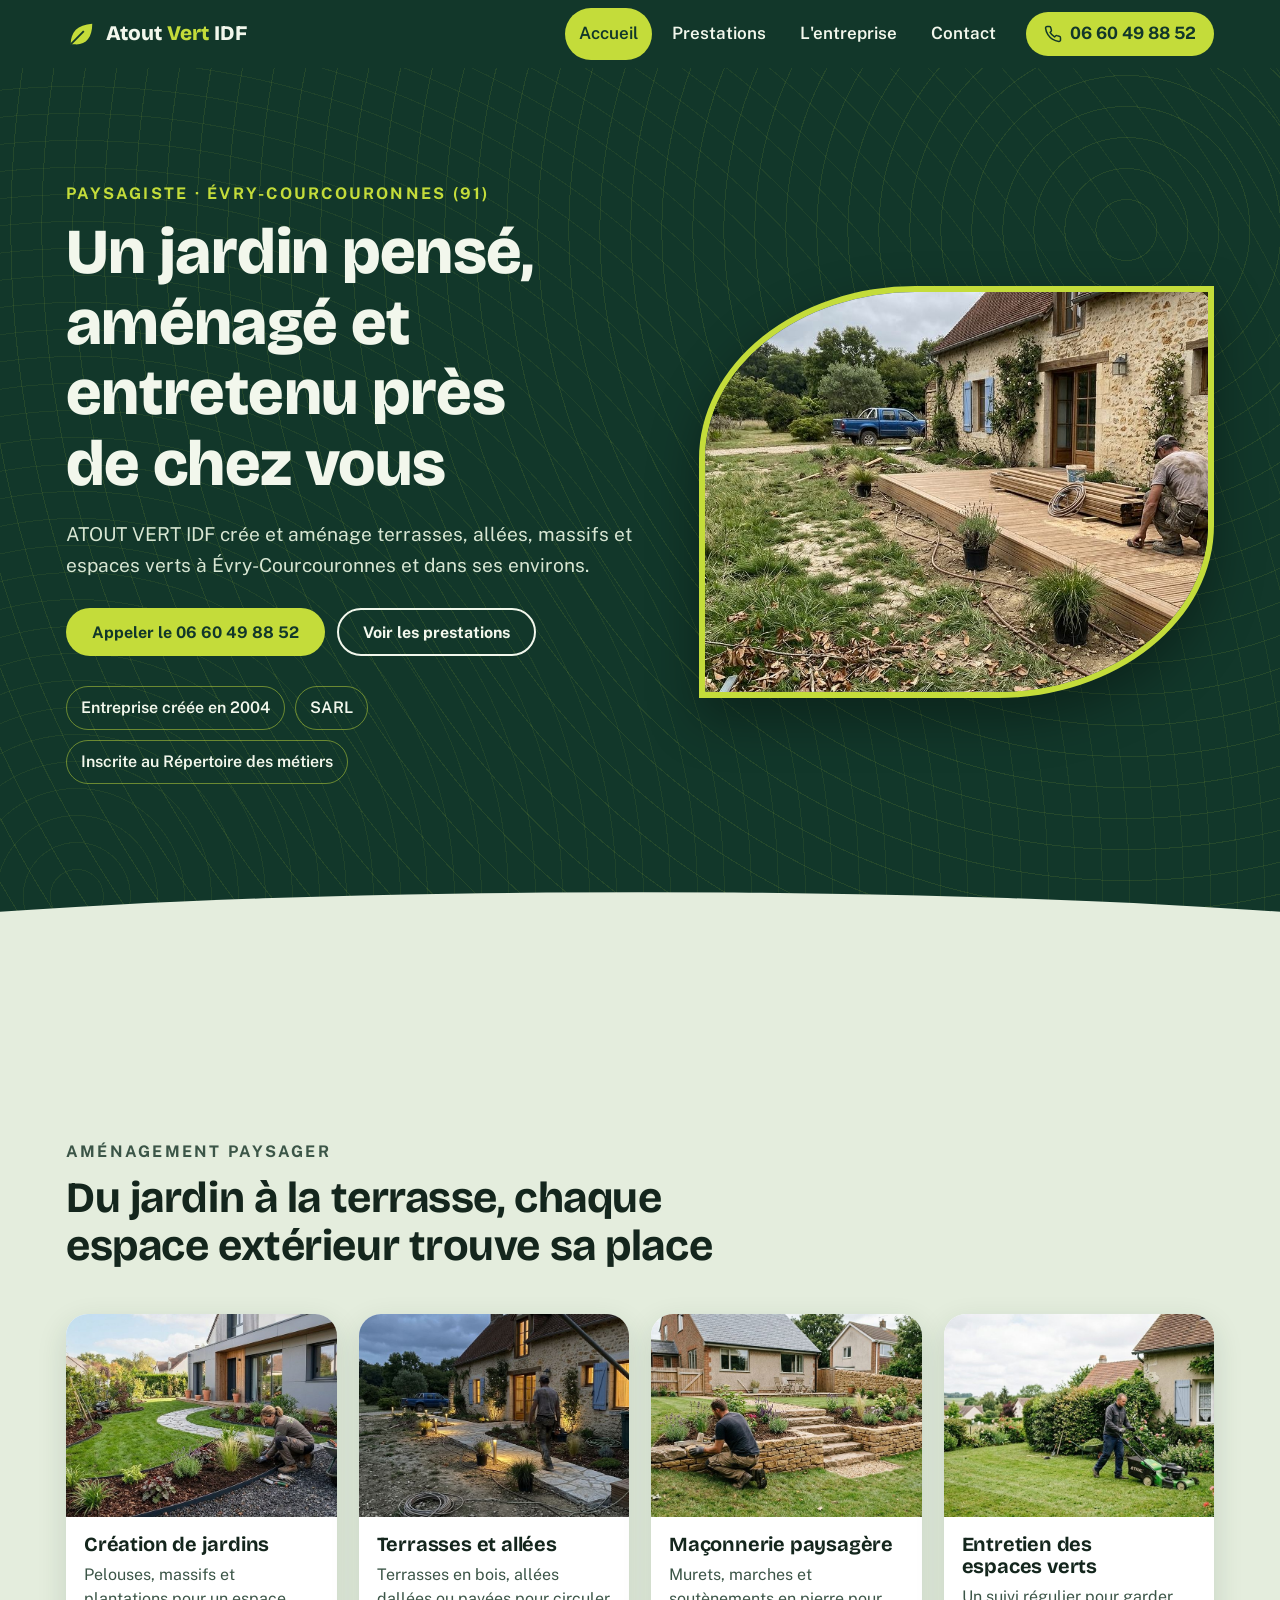
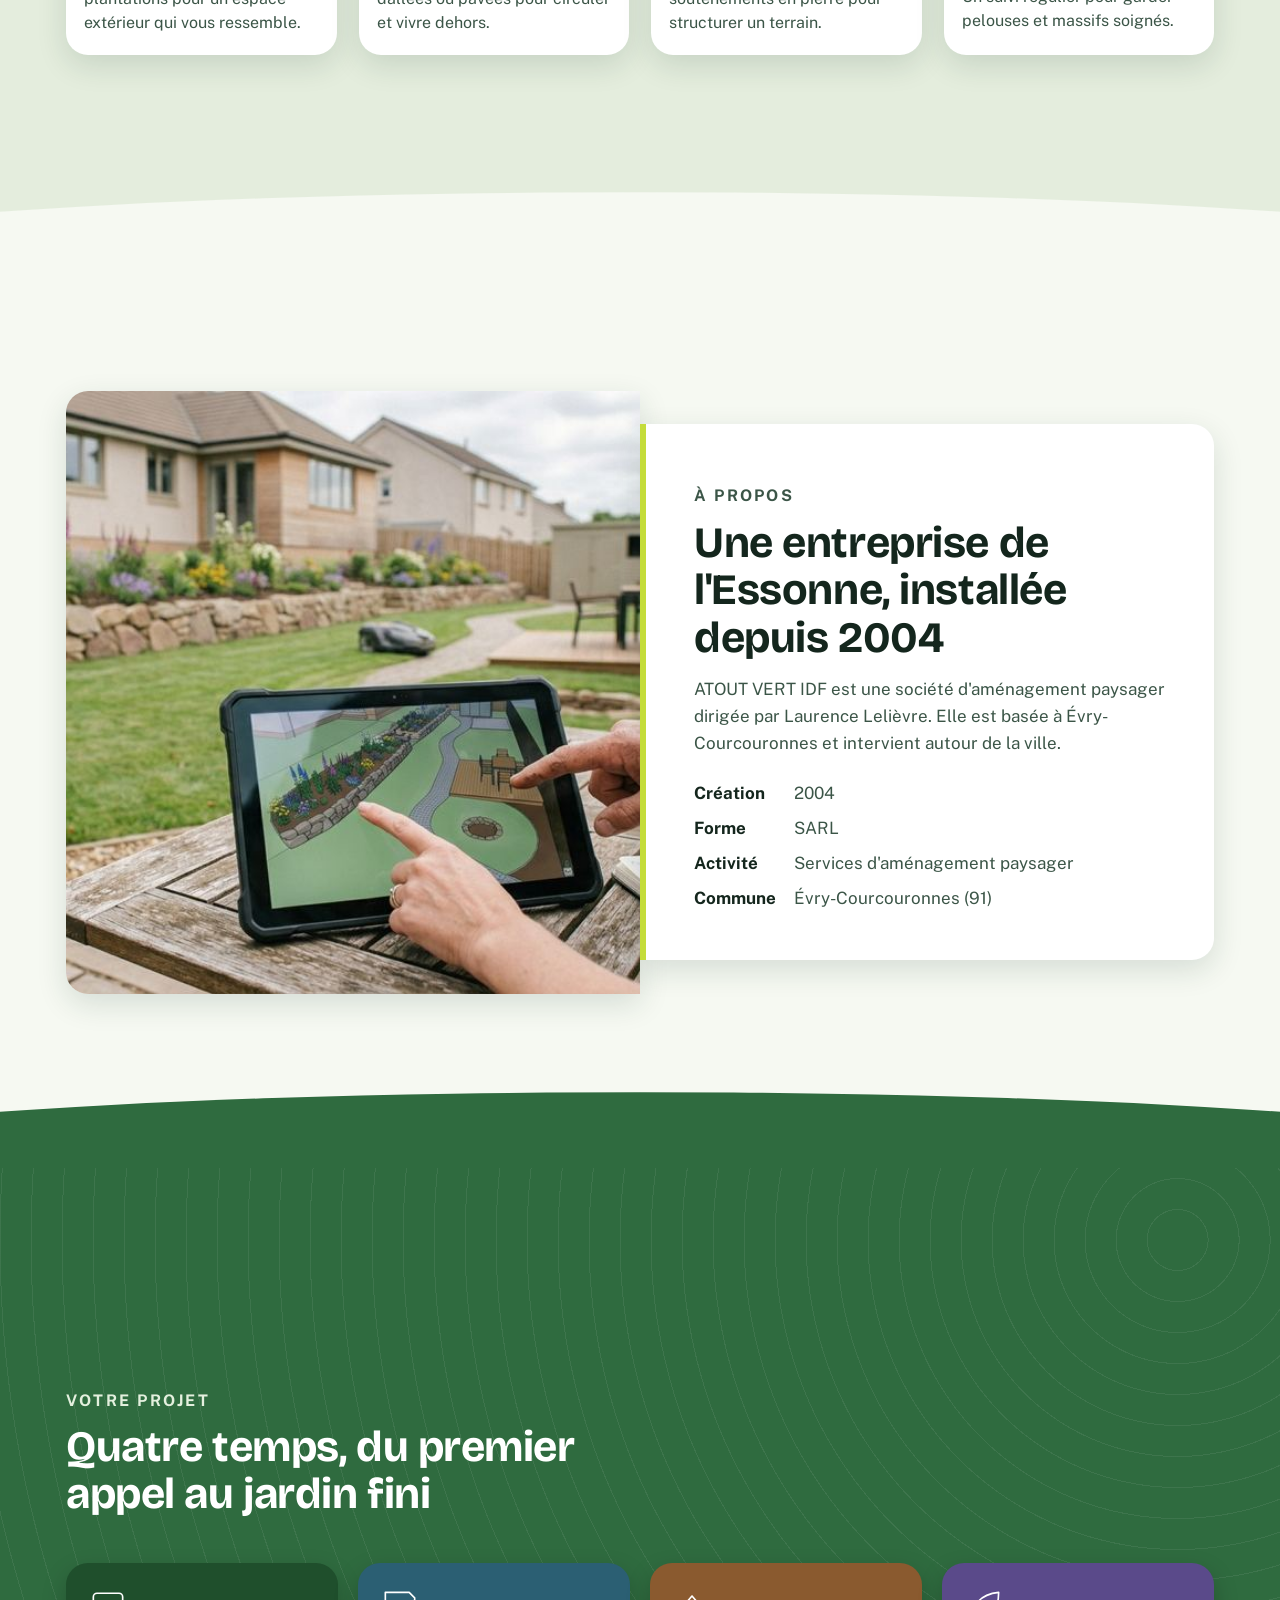
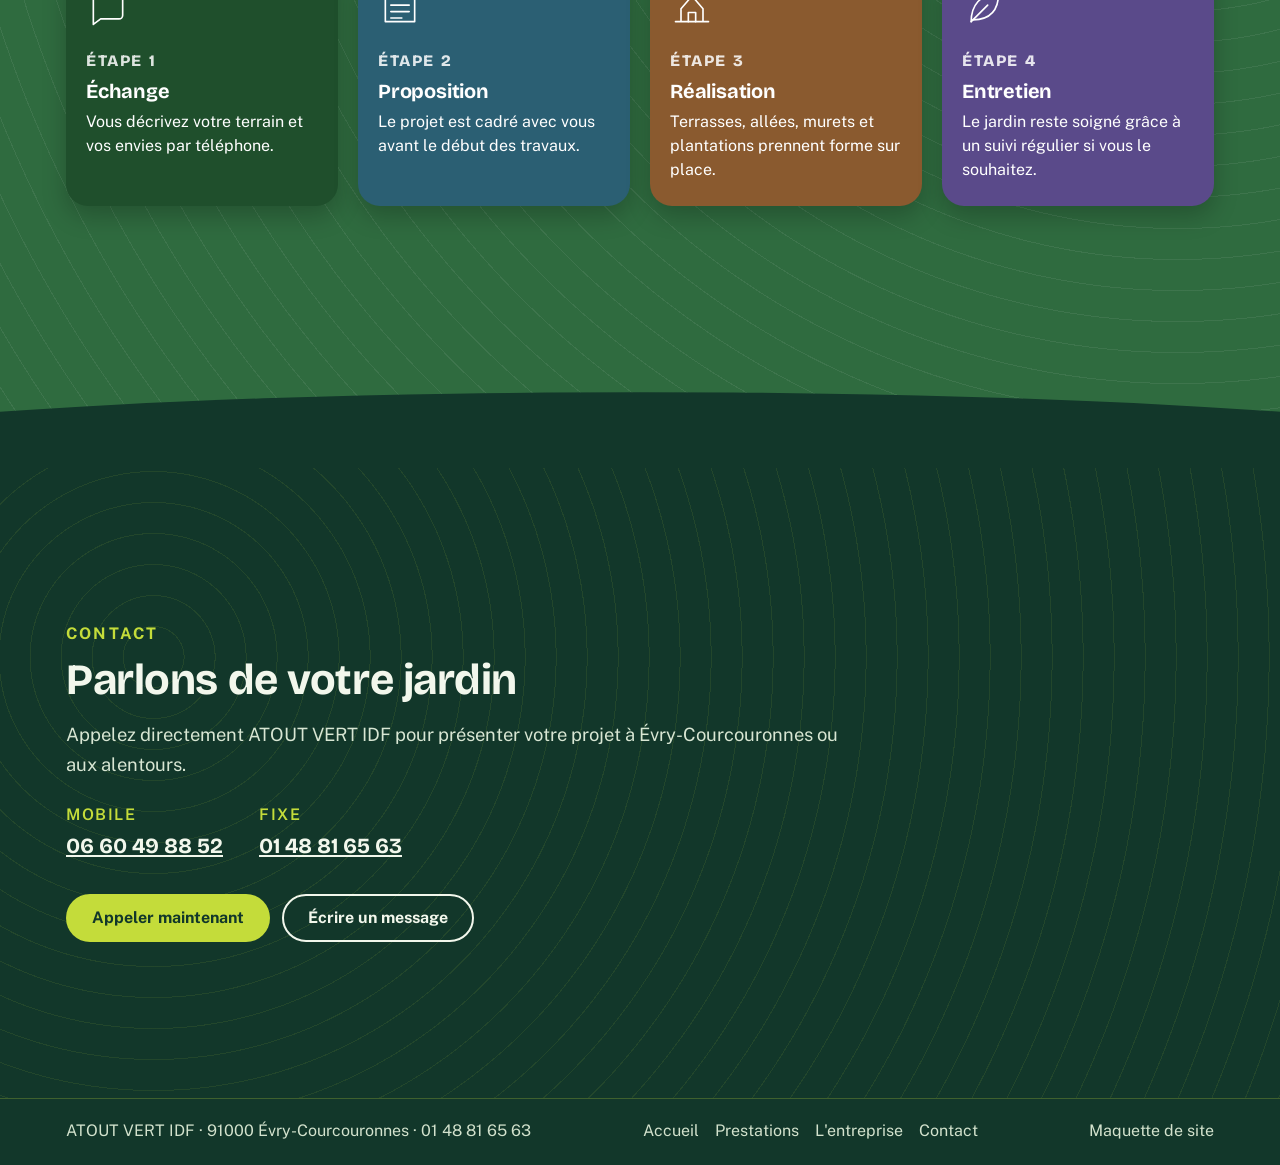
<file: index.html>
<!doctype html>
<html lang="fr">
<head>
<meta charset="utf-8">
<meta name="viewport" content="width=device-width,initial-scale=1,viewport-fit=cover">
<meta name="robots" content="noindex, nofollow">
<title>Atout Vert IDF</title>
<meta name="description" content="Atout Vert IDF, paysagiste à Évry-Courcouronnes (Essonne) : aménagement de jardins, terrasses, allées, maçonnerie paysagère et entretien des espaces verts.">
<link rel="icon" href="data:image/svg+xml,%3Csvg xmlns='http://www.w3.org/2000/svg' viewBox='0 0 32 32'%3E%3Crect width='32' height='32' rx='8' fill='%2312372a'/%3E%3Cpath d='M8 24C8 13 14 8 25 8c0 11-5 17-15 17' fill='%23c4dc3a'/%3E%3Cpath d='M8 24l11-11' stroke='%2312372a' stroke-width='2' fill='none'/%3E%3C/svg%3E">
<link rel="preconnect" href="https://fonts.googleapis.com">
<link rel="preconnect" href="https://fonts.gstatic.com" crossorigin>
<link rel="stylesheet" href="https://fonts.googleapis.com/css2?family=Bricolage+Grotesque:wght@600;700;800&family=Public+Sans:wght@400;600;700&display=swap">
<link rel="stylesheet" href="css/style.css">
</head>
<body>
<a class="skip" href="#contenu">Aller au contenu</a>
<header class="hd">
  <div class="wrap">
    <a class="logo" href="https://webaunet.github.io/atout-vert-idf/" aria-label="Atout Vert IDF, accueil">
      <svg viewBox="0 0 32 32" aria-hidden="true"><path d="M5 27C5 14 12 6 28 5c0 15-7 23-19 22" fill="#c4dc3a"/><path d="M5 27 19 13" stroke="#12372a" stroke-width="2" fill="none"/></svg>
      <span>Atout <b>Vert</b> IDF</span>
    </a>
    <nav class="nav" id="menu" aria-label="Navigation principale">
      <a class="l" href="index.html" aria-current="page">Accueil</a>
      <a class="l" href="prestations.html">Prestations</a>
      <a class="l" href="entreprise.html">L'entreprise</a>
      <a class="l" href="contact.html">Contact</a>
    </nav>
    <a class="call" href="tel:+33660498852"><svg viewBox="0 0 24 24" fill="none" stroke="currentColor" stroke-width="2" stroke-linecap="round" stroke-linejoin="round" aria-hidden="true"><path d="M22 16.9v3a2 2 0 0 1-2.2 2 19.8 19.8 0 0 1-8.6-3.1 19.5 19.5 0 0 1-6-6A19.8 19.8 0 0 1 2.1 4.2 2 2 0 0 1 4.1 2h3a2 2 0 0 1 2 1.7c.1 1 .4 1.9.7 2.8a2 2 0 0 1-.5 2.1L8.1 9.9a16 16 0 0 0 6 6l1.3-1.3a2 2 0 0 1 2.1-.4c.9.3 1.8.6 2.8.7a2 2 0 0 1 1.7 2z"/></svg><span class="t">06 60 49 88 52</span></a>
    <button class="burger" type="button" aria-expanded="false" aria-controls="menu" aria-label="Ouvrir le menu"><span></span></button>
  </div>
</header>

<main id="contenu">
<section class="sec hero">
  <div class="wrap grid">
    <div>
      <p class="eyebrow">Paysagiste · Évry-Courcouronnes (91)</p>
      <h1>Un jardin pensé, aménagé et entretenu près de chez vous</h1>
      <p class="lead">ATOUT VERT IDF crée et aménage terrasses, allées, massifs et espaces verts à Évry-Courcouronnes et dans ses environs.</p>
      <div class="actions">
        <a class="btn p" href="tel:+33660498852">Appeler le 06 60 49 88 52</a>
        <a class="btn o" href="prestations.html">Voir les prestations</a>
      </div>
      <ul class="facts">
        <li>Entreprise créée en 2004</li>
        <li>SARL</li>
        <li>Inscrite au Répertoire des métiers</li>
      </ul>
    </div>
    <div class="leaf"><img src="images/terrasse-bois.jpg" width="1200" height="655" alt="Chantier de terrasse en bois devant une maison en pierre, avec un ouvrier au travail"></div>
  </div>
</section>

<section class="sec svc" id="prestations">
  <div class="wrap">
    <div class="head">
      <p class="eyebrow">Aménagement paysager</p>
      <h2>Du jardin à la terrasse, chaque espace extérieur trouve sa place</h2>
    </div>
    <div class="cards">
      <article class="card"><img src="images/creation.jpg" width="1000" height="545" loading="lazy" alt="Jardin aménagé avec pelouse, massifs et allée"><div><h3>Création de jardins</h3><p>Pelouses, massifs et plantations pour un espace extérieur qui vous ressemble.</p></div></article>
      <article class="card"><img src="images/allee-dallee.jpg" width="1000" height="545" loading="lazy" alt="Allée dallée en pierre le long d'une maison, éclairée en soirée"><div><h3>Terrasses et allées</h3><p>Terrasses en bois, allées dallées ou pavées pour circuler et vivre dehors.</p></div></article>
      <article class="card"><img src="images/maconnerie.jpg" width="1000" height="545" loading="lazy" alt="Muret en pierres sèches et escalier de jardin en cours de pose"><div><h3>Maçonnerie paysagère</h3><p>Murets, marches et soutènements en pierre pour structurer un terrain.</p></div></article>
      <article class="card"><img src="images/tonte.jpg" width="1000" height="558" loading="lazy" alt="Pelouse tondue et bien entretenue"><div><h3>Entretien des espaces verts</h3><p>Un suivi régulier pour garder pelouses et massifs soignés.</p></div></article>
    </div>
  </div>
</section>

<section class="sec about" id="entreprise">
  <div class="wrap grid">
    <div class="pic"><img src="images/conception.jpg" width="1000" height="545" loading="lazy" alt="Plan de jardin présenté sur une tablette devant un massif et un muret en pierre"></div>
    <div class="box">
      <p class="eyebrow">À propos</p>
      <h2>Une entreprise de l'Essonne, installée depuis 2004</h2>
      <p>ATOUT VERT IDF est une société d'aménagement paysager dirigée par Laurence Lelièvre. Elle est basée à Évry-Courcouronnes et intervient autour de la ville.</p>
      <dl>
        <dt>Création</dt><dd>2004</dd>
        <dt>Forme</dt><dd>SARL</dd>
        <dt>Activité</dt><dd>Services d'aménagement paysager</dd>
        <dt>Commune</dt><dd>Évry-Courcouronnes (91)</dd>
      </dl>
    </div>
  </div>
</section>

<section class="sec steps" id="projet">
  <div class="wrap">
    <div class="head">
      <p class="eyebrow">Votre projet</p>
      <h2>Quatre temps, du premier appel au jardin fini</h2>
    </div>
    <ol class="st">
      <li><svg viewBox="0 0 48 48" aria-hidden="true"><path d="M40 33a4 4 0 0 1-4 4H16l-8 6V13a4 4 0 0 1 4-4h24a4 4 0 0 1 4 4z"/></svg><span class="n">ÉTAPE 1</span><h3>Échange</h3><p>Vous décrivez votre terrain et vos envies par téléphone.</p></li>
      <li><svg viewBox="0 0 48 48" aria-hidden="true"><path d="M8 8h26l6 6v26H8z"/><path d="M14 22h20M14 29h20M14 36h12"/></svg><span class="n">ÉTAPE 2</span><h3>Proposition</h3><p>Le projet est cadré avec vous avant le début des travaux.</p></li>
      <li><svg viewBox="0 0 48 48" aria-hidden="true"><path d="M6 40h36M12 40V26l12-14 12 14v14"/><path d="M20 40V30h8v10"/></svg><span class="n">ÉTAPE 3</span><h3>Réalisation</h3><p>Terrasses, allées, murets et plantations prennent forme sur place.</p></li>
      <li><svg viewBox="0 0 48 48" aria-hidden="true"><path d="M10 40C10 22 20 10 40 8c0 20-10 30-28 30"/><path d="M10 40 28 22"/></svg><span class="n">ÉTAPE 4</span><h3>Entretien</h3><p>Le jardin reste soigné grâce à un suivi régulier si vous le souhaitez.</p></li>
    </ol>
  </div>
</section>

<section class="sec cta" id="contact">
  <div class="wrap">
    <div class="box">
      <p class="eyebrow" style="color:var(--lime)">Contact</p>
      <h2>Parlons de votre jardin</h2>
      <p class="lead">Appelez directement ATOUT VERT IDF pour présenter votre projet à Évry-Courcouronnes ou aux alentours.</p>
      <div class="tels">
        <div><small>Mobile</small><a href="tel:+33660498852">06 60 49 88 52</a></div>
        <div><small>Fixe</small><a href="tel:+33148816563">01 48 81 65 63</a></div>
      </div>
      <div class="actions">
        <a class="btn p" href="tel:+33660498852">Appeler maintenant</a>
        <a class="btn o" href="contact.html">Écrire un message</a>
      </div>
    </div>
  </div>
</section>
</main>

<footer class="ft">
  <div class="wrap">
    <span>ATOUT VERT IDF · 91000 Évry-Courcouronnes · <a href="tel:+33148816563">01 48 81 65 63</a></span>
    <nav aria-label="Pied de page"><a href="index.html">Accueil</a><a href="prestations.html">Prestations</a><a href="entreprise.html">L'entreprise</a><a href="contact.html">Contact</a></nav>
    <span>Maquette de site</span>
  </div>
</footer>
<script src="js/main.js"></script>
</body>
</html>
</file>
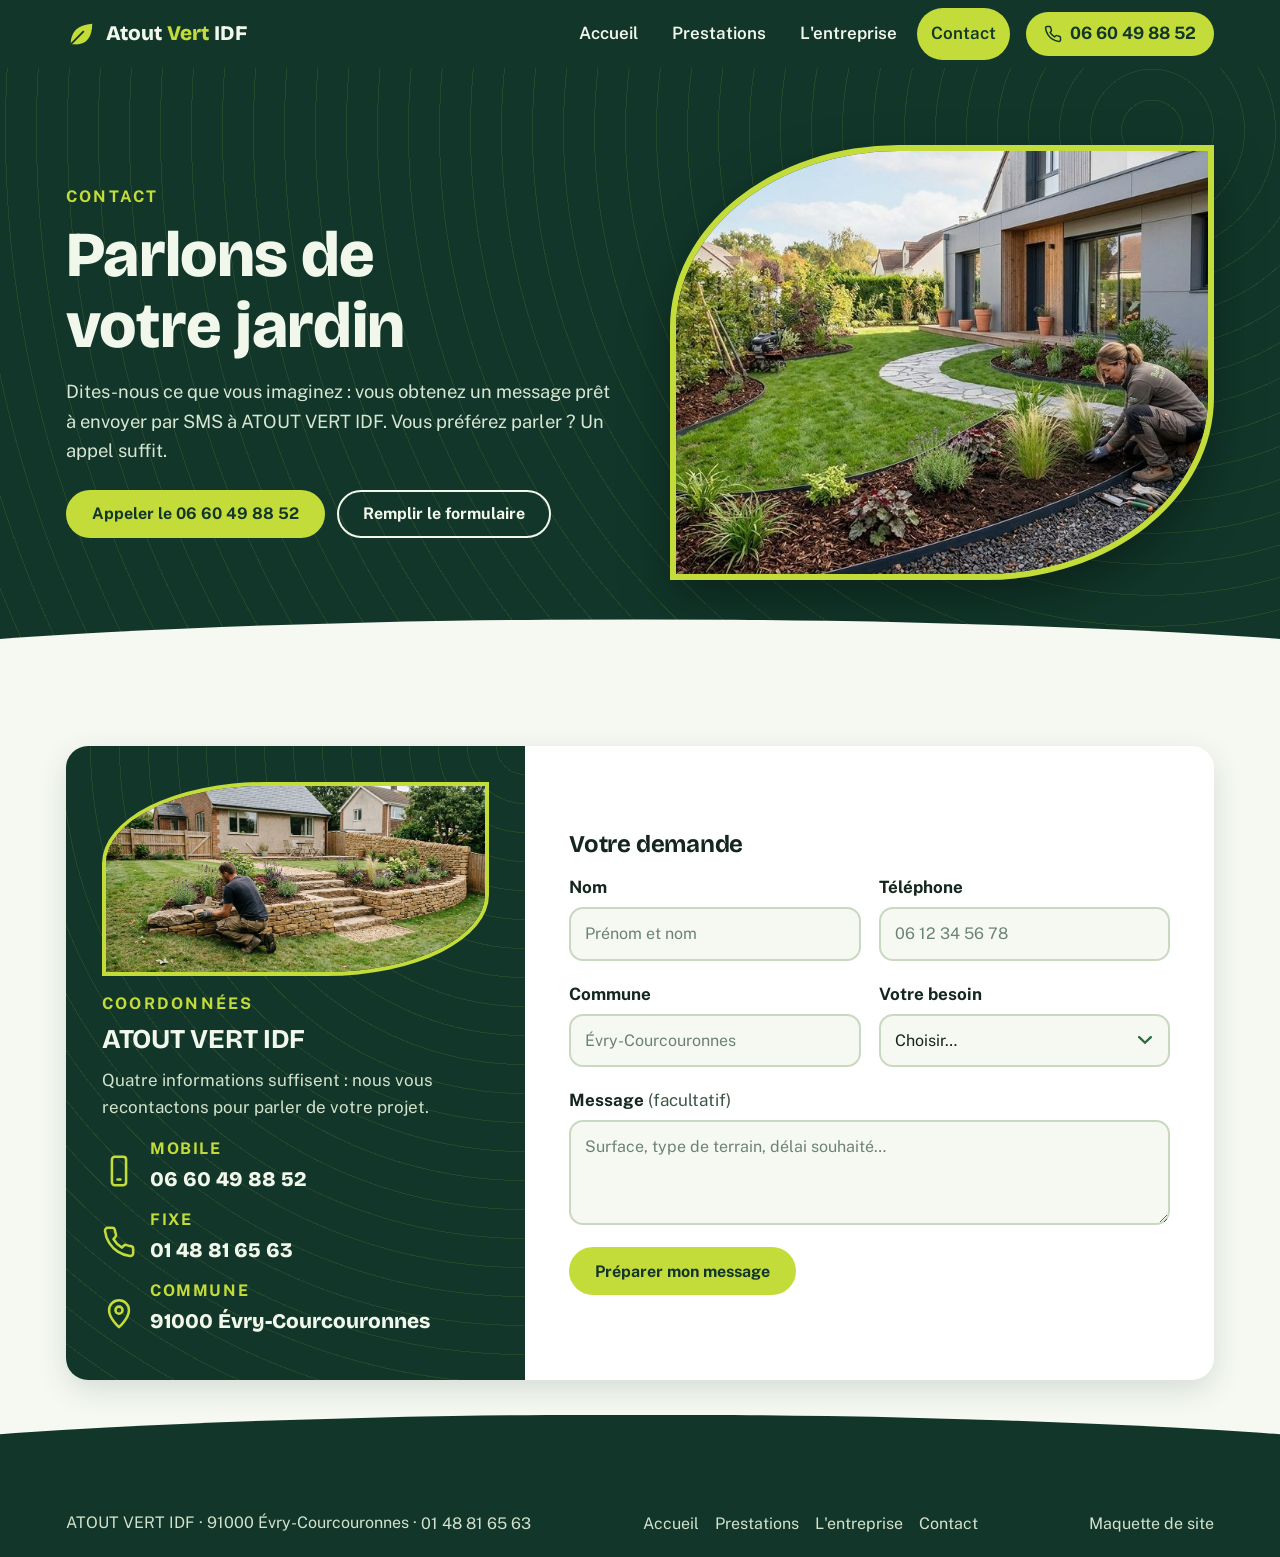
<file: contact.html>
<!doctype html>
<html lang="fr">
<head>
<meta charset="utf-8">
<meta name="viewport" content="width=device-width,initial-scale=1,viewport-fit=cover">
<meta name="robots" content="noindex, nofollow">
<title>Contact – Atout Vert IDF</title>
<meta name="description" content="Contacter ATOUT VERT IDF à Évry-Courcouronnes : formulaire, téléphone mobile 06 60 49 88 52 et fixe 01 48 81 65 63.">
<link rel="icon" href="data:image/svg+xml,%3Csvg xmlns='http://www.w3.org/2000/svg' viewBox='0 0 32 32'%3E%3Crect width='32' height='32' rx='8' fill='%2312372a'/%3E%3Cpath d='M8 24C8 13 14 8 25 8c0 11-5 17-15 17' fill='%23c4dc3a'/%3E%3Cpath d='M8 24l11-11' stroke='%2312372a' stroke-width='2' fill='none'/%3E%3C/svg%3E">
<link rel="preconnect" href="https://fonts.googleapis.com">
<link rel="preconnect" href="https://fonts.gstatic.com" crossorigin>
<link rel="stylesheet" href="https://fonts.googleapis.com/css2?family=Bricolage+Grotesque:wght@600;700;800&family=Public+Sans:wght@400;600;700&display=swap">
<link rel="stylesheet" href="css/style.css">
</head>
<body>
<a class="skip" href="#contenu">Aller au contenu</a>
<header class="hd">
  <div class="wrap">
    <a class="logo" href="https://webaunet.github.io/atout-vert-idf/" aria-label="Atout Vert IDF, accueil">
      <svg viewBox="0 0 32 32" aria-hidden="true"><path d="M5 27C5 14 12 6 28 5c0 15-7 23-19 22" fill="#c4dc3a"/><path d="M5 27 19 13" stroke="#12372a" stroke-width="2" fill="none"/></svg>
      <span>Atout <b>Vert</b> IDF</span>
    </a>
    <nav class="nav" id="menu" aria-label="Navigation principale">
      <a class="l" href="index.html">Accueil</a>
      <a class="l" href="prestations.html">Prestations</a>
      <a class="l" href="entreprise.html">L'entreprise</a>
      <a class="l" href="contact.html" aria-current="page">Contact</a>
    </nav>
    <a class="call" href="tel:+33660498852"><svg viewBox="0 0 24 24" fill="none" stroke="currentColor" stroke-width="2" stroke-linecap="round" stroke-linejoin="round" aria-hidden="true"><path d="M22 16.9v3a2 2 0 0 1-2.2 2 19.8 19.8 0 0 1-8.6-3.1 19.5 19.5 0 0 1-6-6A19.8 19.8 0 0 1 2.1 4.2 2 2 0 0 1 4.1 2h3a2 2 0 0 1 2 1.7c.1 1 .4 1.9.7 2.8a2 2 0 0 1-.5 2.1L8.1 9.9a16 16 0 0 0 6 6l1.3-1.3a2 2 0 0 1 2.1-.4c.9.3 1.8.6 2.8.7a2 2 0 0 1 1.7 2z"/></svg><span class="t">06 60 49 88 52</span></a>
    <button class="burger" type="button" aria-expanded="false" aria-controls="menu" aria-label="Ouvrir le menu"><span></span></button>
  </div>
</header>

<main id="contenu">
<section class="ph" style="--next:var(--bg)">
  <div class="wrap grid">
    <div>
      <p class="eyebrow">Contact</p>
      <h1>Parlons de votre jardin</h1>
      <p class="lead">Dites-nous ce que vous imaginez : vous obtenez un message prêt à envoyer par SMS à ATOUT VERT IDF. Vous préférez parler ? Un appel suffit.</p>
      <div class="actions"><a class="btn p" href="tel:+33660498852">Appeler le 06 60 49 88 52</a><a class="btn o" href="#formulaire">Remplir le formulaire</a></div>
    </div>
    <div class="leaf"><img src="images/creation.jpg" width="1000" height="545" alt="Jardin aménagé avec pelouse, massifs et allée"></div>
  </div>
</section>

<section class="sec cform" id="formulaire" style="min-height:0;background:var(--bg);--next:var(--forest);align-items:flex-start">
  <div class="wrap">
    <div class="cardx">
      <aside class="aside">
        <div class="aimg"><img src="images/maconnerie.jpg" width="1000" height="545" loading="lazy" alt="Pose d'un muret en pierre dans un jardin"></div>
        <p class="eyebrow">Coordonnées</p>
        <h2>ATOUT VERT IDF</h2>
        <p class="aintro">Quatre informations suffisent : nous vous recontactons pour parler de votre projet.</p>
        <ul class="lines">
          <li><svg viewBox="0 0 24 24" aria-hidden="true"><rect x="7" y="2" width="10" height="20" rx="2"/><path d="M11 18h2"/></svg><div><small>Mobile</small><a href="tel:+33660498852">06 60 49 88 52</a></div></li>
          <li><svg viewBox="0 0 24 24" aria-hidden="true"><path d="M22 16.9v3a2 2 0 0 1-2.2 2 19.8 19.8 0 0 1-8.6-3.1 19.5 19.5 0 0 1-6-6A19.8 19.8 0 0 1 2.1 4.2 2 2 0 0 1 4.1 2h3a2 2 0 0 1 2 1.7c.1 1 .4 1.9.7 2.8a2 2 0 0 1-.5 2.1L8.1 9.9a16 16 0 0 0 6 6l1.3-1.3a2 2 0 0 1 2.1-.4c.9.3 1.8.6 2.8.7a2 2 0 0 1 1.7 2z"/></svg><div><small>Fixe</small><a href="tel:+33148816563">01 48 81 65 63</a></div></li>
          <li class="loc"><svg viewBox="0 0 24 24" aria-hidden="true"><path d="M12 22s7-6.2 7-12a7 7 0 0 0-14 0c0 5.8 7 12 7 12z"/><circle cx="12" cy="10" r="2.5"/></svg><div><small>Commune</small><span>91000 Évry-Courcouronnes</span></div></li>
        </ul>
      </aside>
      <div class="main">
        <form class="form" id="cform" novalidate>
          <h2>Votre demande</h2>
          <div class="row">
            <div class="fld"><label for="nom">Nom</label><input id="nom" name="nom" type="text" autocomplete="name" placeholder="Prénom et nom" required aria-describedby="e-nom"><p class="err" id="e-nom" role="alert"></p></div>
            <div class="fld"><label for="tel">Téléphone</label><input id="tel" name="tel" type="tel" inputmode="tel" autocomplete="tel" placeholder="06 12 34 56 78" required aria-describedby="e-tel"><p class="err" id="e-tel" role="alert"></p></div>
          </div>
          <div class="row">
            <div class="fld"><label for="commune">Commune</label><input id="commune" name="commune" type="text" autocomplete="address-level2" placeholder="Évry-Courcouronnes" required aria-describedby="e-commune"><p class="err" id="e-commune" role="alert"></p></div>
            <div class="fld"><label for="besoin">Votre besoin</label><select id="besoin" name="besoin" required aria-describedby="e-besoin"><option value="">Choisir…</option><option>Création de jardin</option><option>Terrasse ou allée</option><option>Maçonnerie paysagère</option><option>Entretien des espaces verts</option><option>Autre demande</option></select><p class="err" id="e-besoin" role="alert"></p></div>
          </div>
          <div class="fld"><label for="msg">Message <span class="opt">(facultatif)</span></label><textarea id="msg" name="msg" rows="3" placeholder="Surface, type de terrain, délai souhaité…"></textarea></div>
          <button class="btn p" type="submit">Préparer mon message</button>
        </form>
        <div class="recap" id="recap" hidden tabindex="-1">
          <p class="ok">Message prêt</p>
          <h2>Envoyez-le à ATOUT VERT IDF</h2>
          <pre id="recaptxt"></pre>
          <div class="actions"><a class="btn p" id="sms" href="sms:+33660498852">Envoyer par SMS</a><button class="btn o" type="button" id="copy">Copier</button><a class="btn o" href="tel:+33660498852">Appeler</a></div>
          <p id="copied" role="status"></p>
          <button class="lnk" type="button" id="edit">Modifier ma demande</button>
        </div>
      </div>
    </div>
  </div>
</section>
</main>

<footer class="ft">
  <div class="wrap">
    <span>ATOUT VERT IDF · 91000 Évry-Courcouronnes · <a href="tel:+33148816563">01 48 81 65 63</a></span>
    <nav aria-label="Pied de page"><a href="index.html">Accueil</a><a href="prestations.html">Prestations</a><a href="entreprise.html">L'entreprise</a><a href="contact.html">Contact</a></nav>
    <span>Maquette de site</span>
  </div>
</footer>
<script src="js/main.js"></script>
</body>
</html>
</file>
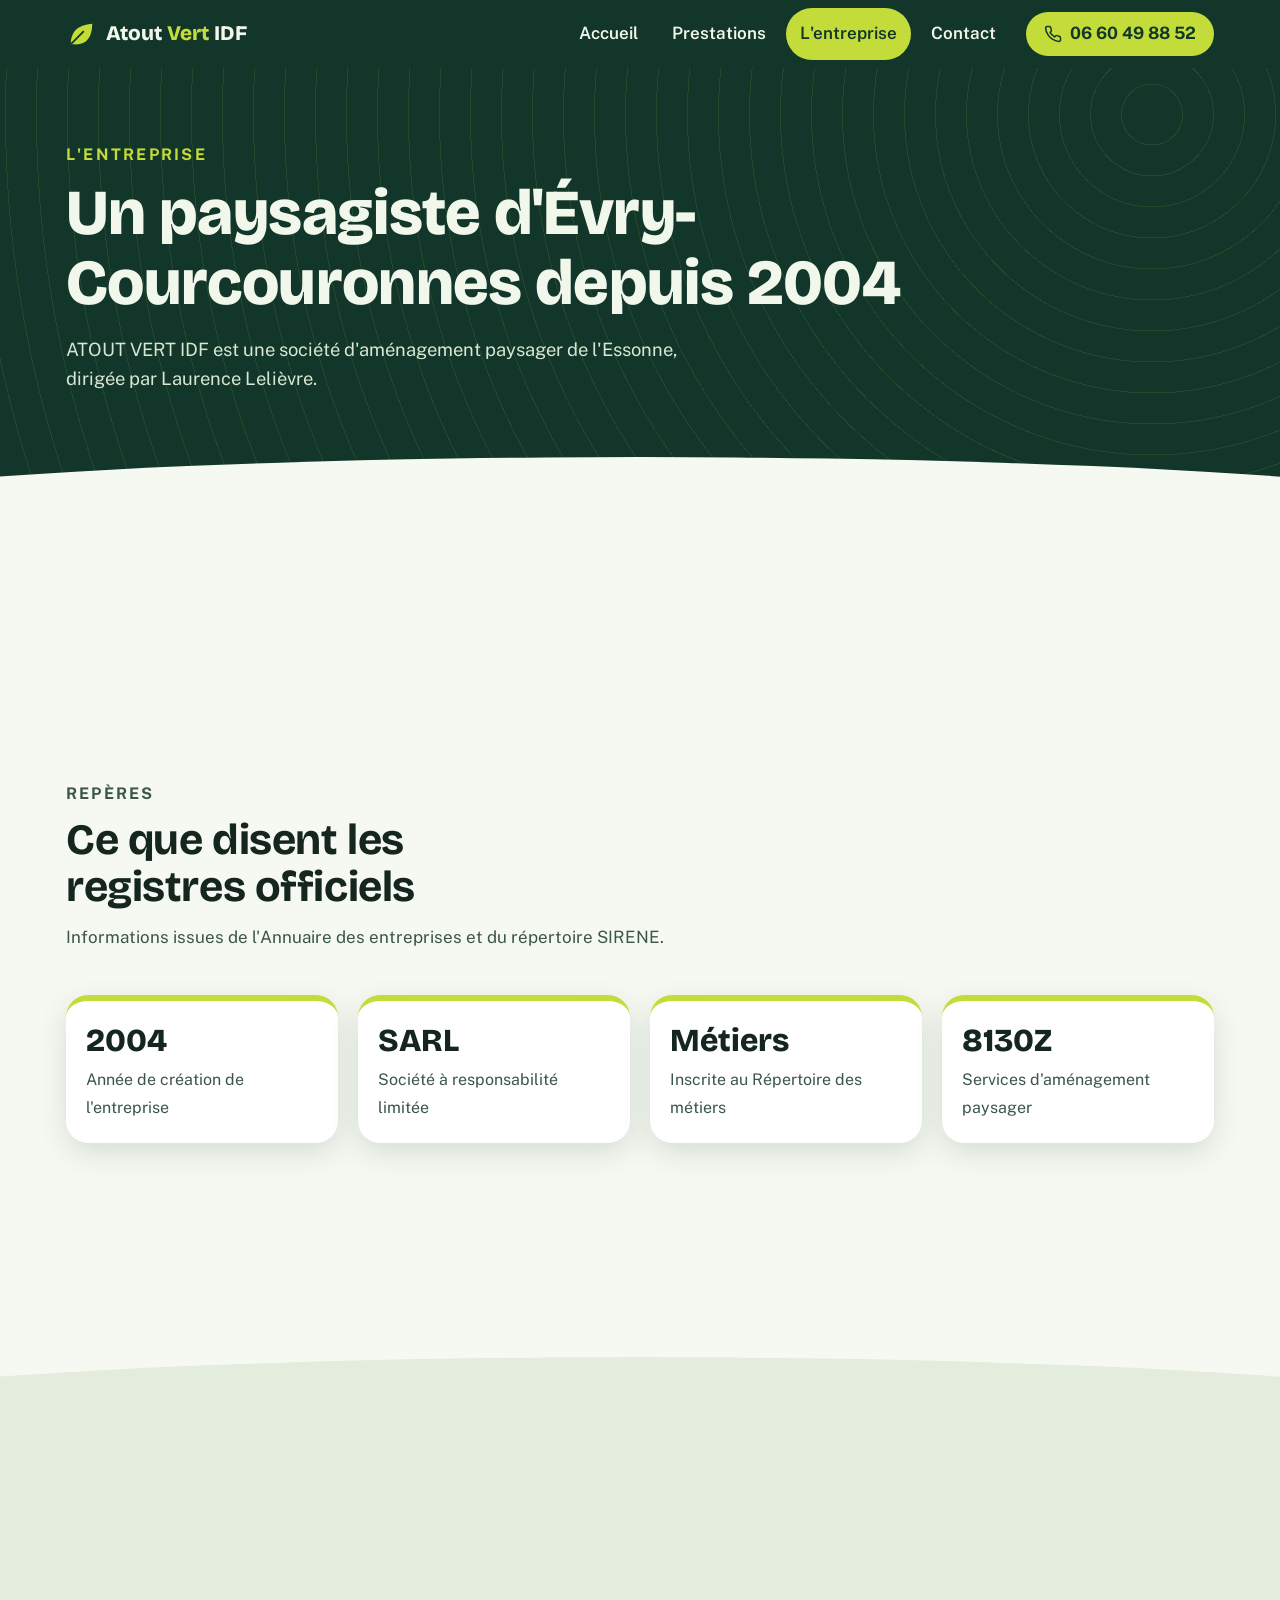
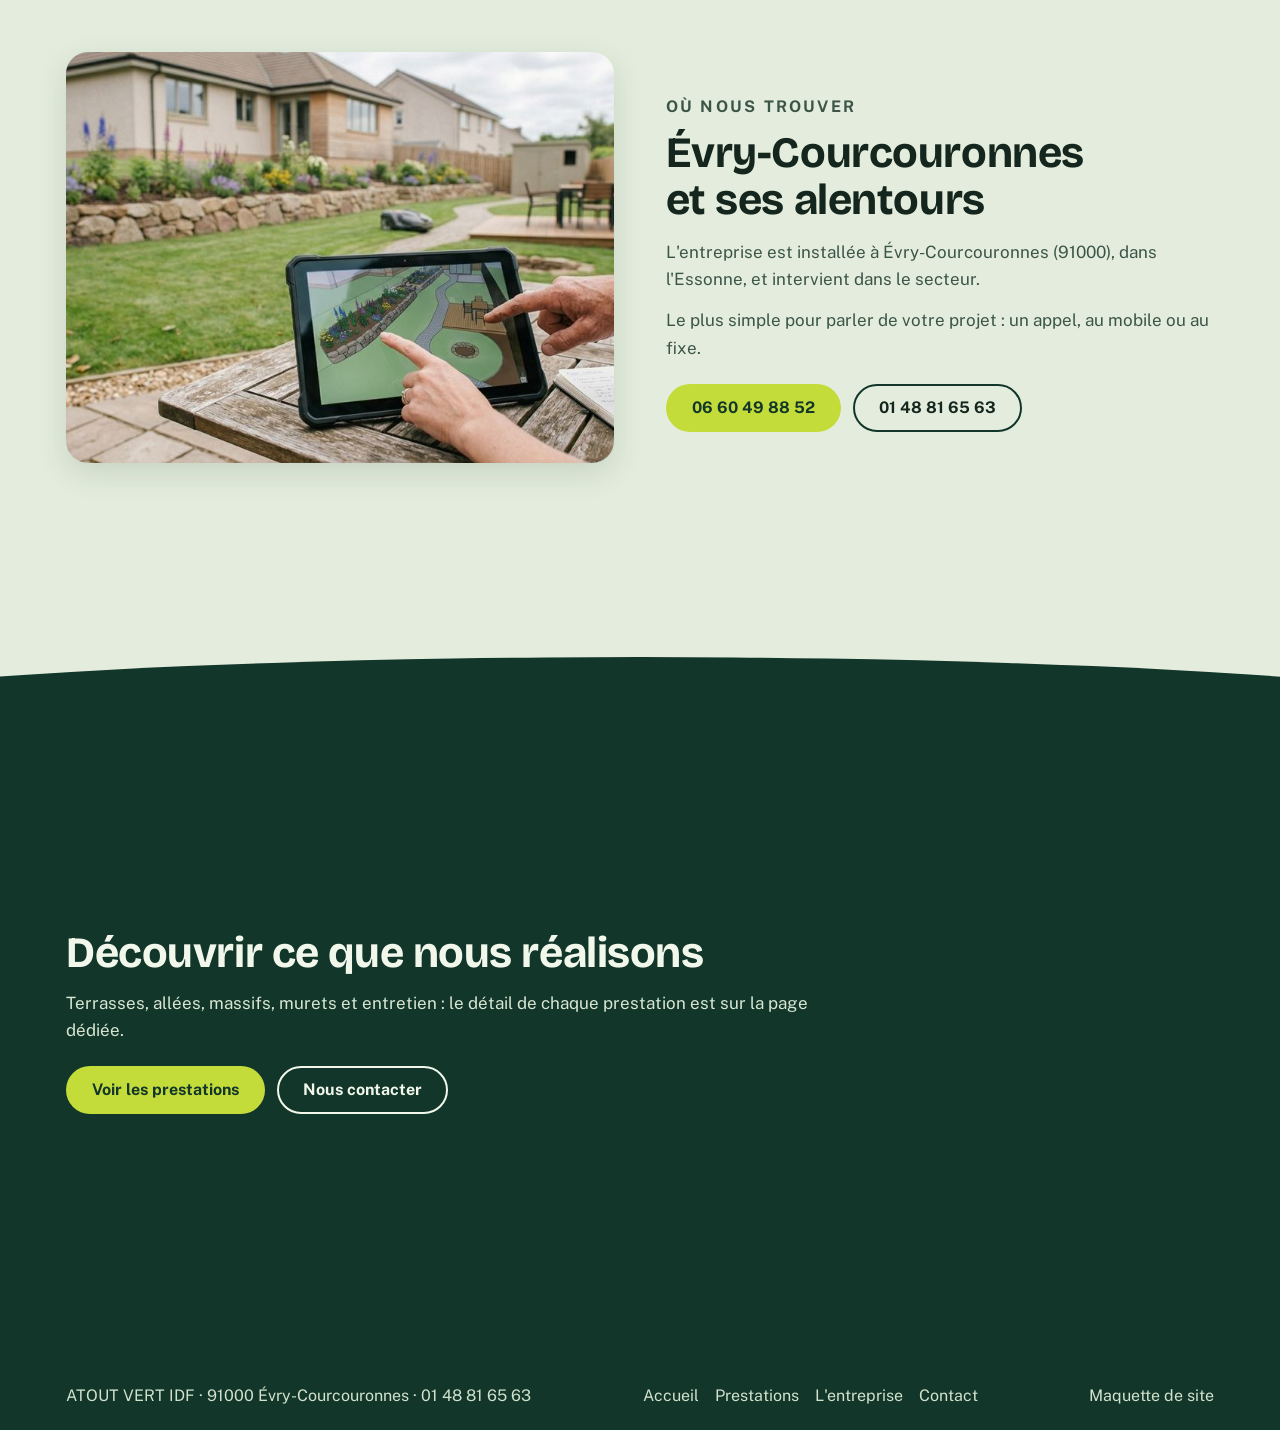
<file: entreprise.html>
<!doctype html>
<html lang="fr">
<head>
<meta charset="utf-8">
<meta name="viewport" content="width=device-width,initial-scale=1,viewport-fit=cover">
<meta name="robots" content="noindex, nofollow">
<title>L'entreprise – Atout Vert IDF</title>
<meta name="description" content="ATOUT VERT IDF, société d'aménagement paysager installée à Évry-Courcouronnes (Essonne) depuis 2004.">
<link rel="icon" href="data:image/svg+xml,%3Csvg xmlns='http://www.w3.org/2000/svg' viewBox='0 0 32 32'%3E%3Crect width='32' height='32' rx='8' fill='%2312372a'/%3E%3Cpath d='M8 24C8 13 14 8 25 8c0 11-5 17-15 17' fill='%23c4dc3a'/%3E%3Cpath d='M8 24l11-11' stroke='%2312372a' stroke-width='2' fill='none'/%3E%3C/svg%3E">
<link rel="preconnect" href="https://fonts.googleapis.com">
<link rel="preconnect" href="https://fonts.gstatic.com" crossorigin>
<link rel="stylesheet" href="https://fonts.googleapis.com/css2?family=Bricolage+Grotesque:wght@600;700;800&family=Public+Sans:wght@400;600;700&display=swap">
<link rel="stylesheet" href="css/style.css">
</head>
<body>
<a class="skip" href="#contenu">Aller au contenu</a>
<header class="hd">
  <div class="wrap">
    <a class="logo" href="https://webaunet.github.io/atout-vert-idf/" aria-label="Atout Vert IDF, accueil">
      <svg viewBox="0 0 32 32" aria-hidden="true"><path d="M5 27C5 14 12 6 28 5c0 15-7 23-19 22" fill="#c4dc3a"/><path d="M5 27 19 13" stroke="#12372a" stroke-width="2" fill="none"/></svg>
      <span>Atout <b>Vert</b> IDF</span>
    </a>
    <nav class="nav" id="menu" aria-label="Navigation principale">
      <a class="l" href="index.html">Accueil</a>
      <a class="l" href="prestations.html">Prestations</a>
      <a class="l" href="entreprise.html" aria-current="page">L'entreprise</a>
      <a class="l" href="contact.html">Contact</a>
    </nav>
    <a class="call" href="tel:+33660498852"><svg viewBox="0 0 24 24" fill="none" stroke="currentColor" stroke-width="2" stroke-linecap="round" stroke-linejoin="round" aria-hidden="true"><path d="M22 16.9v3a2 2 0 0 1-2.2 2 19.8 19.8 0 0 1-8.6-3.1 19.5 19.5 0 0 1-6-6A19.8 19.8 0 0 1 2.1 4.2 2 2 0 0 1 4.1 2h3a2 2 0 0 1 2 1.7c.1 1 .4 1.9.7 2.8a2 2 0 0 1-.5 2.1L8.1 9.9a16 16 0 0 0 6 6l1.3-1.3a2 2 0 0 1 2.1-.4c.9.3 1.8.6 2.8.7a2 2 0 0 1 1.7 2z"/></svg><span class="t">06 60 49 88 52</span></a>
    <button class="burger" type="button" aria-expanded="false" aria-controls="menu" aria-label="Ouvrir le menu"><span></span></button>
  </div>
</header>

<main id="contenu">
<section class="ph" style="--next:var(--bg)">
  <div class="wrap">
    <p class="eyebrow">L'entreprise</p>
    <h1>Un paysagiste d'Évry-Courcouronnes depuis 2004</h1>
    <p class="lead">ATOUT VERT IDF est une société d'aménagement paysager de l'Essonne, dirigée par Laurence Lelièvre.</p>
  </div>
</section>

<section class="sec" style="--next:var(--bg2);background:var(--bg)">
  <div class="wrap">
    <div class="head"><p class="eyebrow">Repères</p><h2>Ce que disent les registres officiels</h2><p>Informations issues de l'Annuaire des entreprises et du répertoire SIRENE.</p></div>
    <ul class="kp">
      <li><b>2004</b><span>Année de création de l'entreprise</span></li>
      <li><b>SARL</b><span>Société à responsabilité limitée</span></li>
      <li><b>Métiers</b><span>Inscrite au Répertoire des métiers</span></li>
      <li><b>8130Z</b><span>Services d'aménagement paysager</span></li>
    </ul>
  </div>
</section>

<section class="sec zone" id="zone">
  <div class="wrap pair">
    <div class="imgs"><img src="images/conception.jpg" width="1000" height="545" loading="lazy" alt="Plan de jardin sur tablette, présenté devant un massif"></div>
    <div class="txt">
      <p class="eyebrow">Où nous trouver</p>
      <h2>Évry-Courcouronnes et ses alentours</h2>
      <p>L'entreprise est installée à Évry-Courcouronnes (91000), dans l'Essonne, et intervient dans le secteur.</p>
      <p>Le plus simple pour parler de votre projet : un appel, au mobile ou au fixe.</p>
      <div class="actions" style="margin-top:22px"><a class="btn p" href="tel:+33660498852">06 60 49 88 52</a><a class="btn o" style="color:var(--ink);border-color:var(--forest)" href="tel:+33148816563">01 48 81 65 63</a></div>
    </div>
  </div>
</section>

<section class="sec" style="min-height:70svh;background:var(--forest);color:var(--forest-ink);--next:var(--forest)">
  <div class="wrap"><div class="panel" style="background:transparent;box-shadow:none;padding:0;max-width:44em">
    <h2>Découvrir ce que nous réalisons</h2>
    <p>Terrasses, allées, massifs, murets et entretien : le détail de chaque prestation est sur la page dédiée.</p>
    <div class="actions" style="margin-top:22px"><a class="btn p" href="prestations.html">Voir les prestations</a><a class="btn o" href="contact.html">Nous contacter</a></div>
  </div></div>
</section>
</main>

<footer class="ft">
  <div class="wrap">
    <span>ATOUT VERT IDF · 91000 Évry-Courcouronnes · <a href="tel:+33148816563">01 48 81 65 63</a></span>
    <nav aria-label="Pied de page"><a href="index.html">Accueil</a><a href="prestations.html">Prestations</a><a href="entreprise.html">L'entreprise</a><a href="contact.html">Contact</a></nav>
    <span>Maquette de site</span>
  </div>
</footer>
<script src="js/main.js"></script>
</body>
</html>
</file>
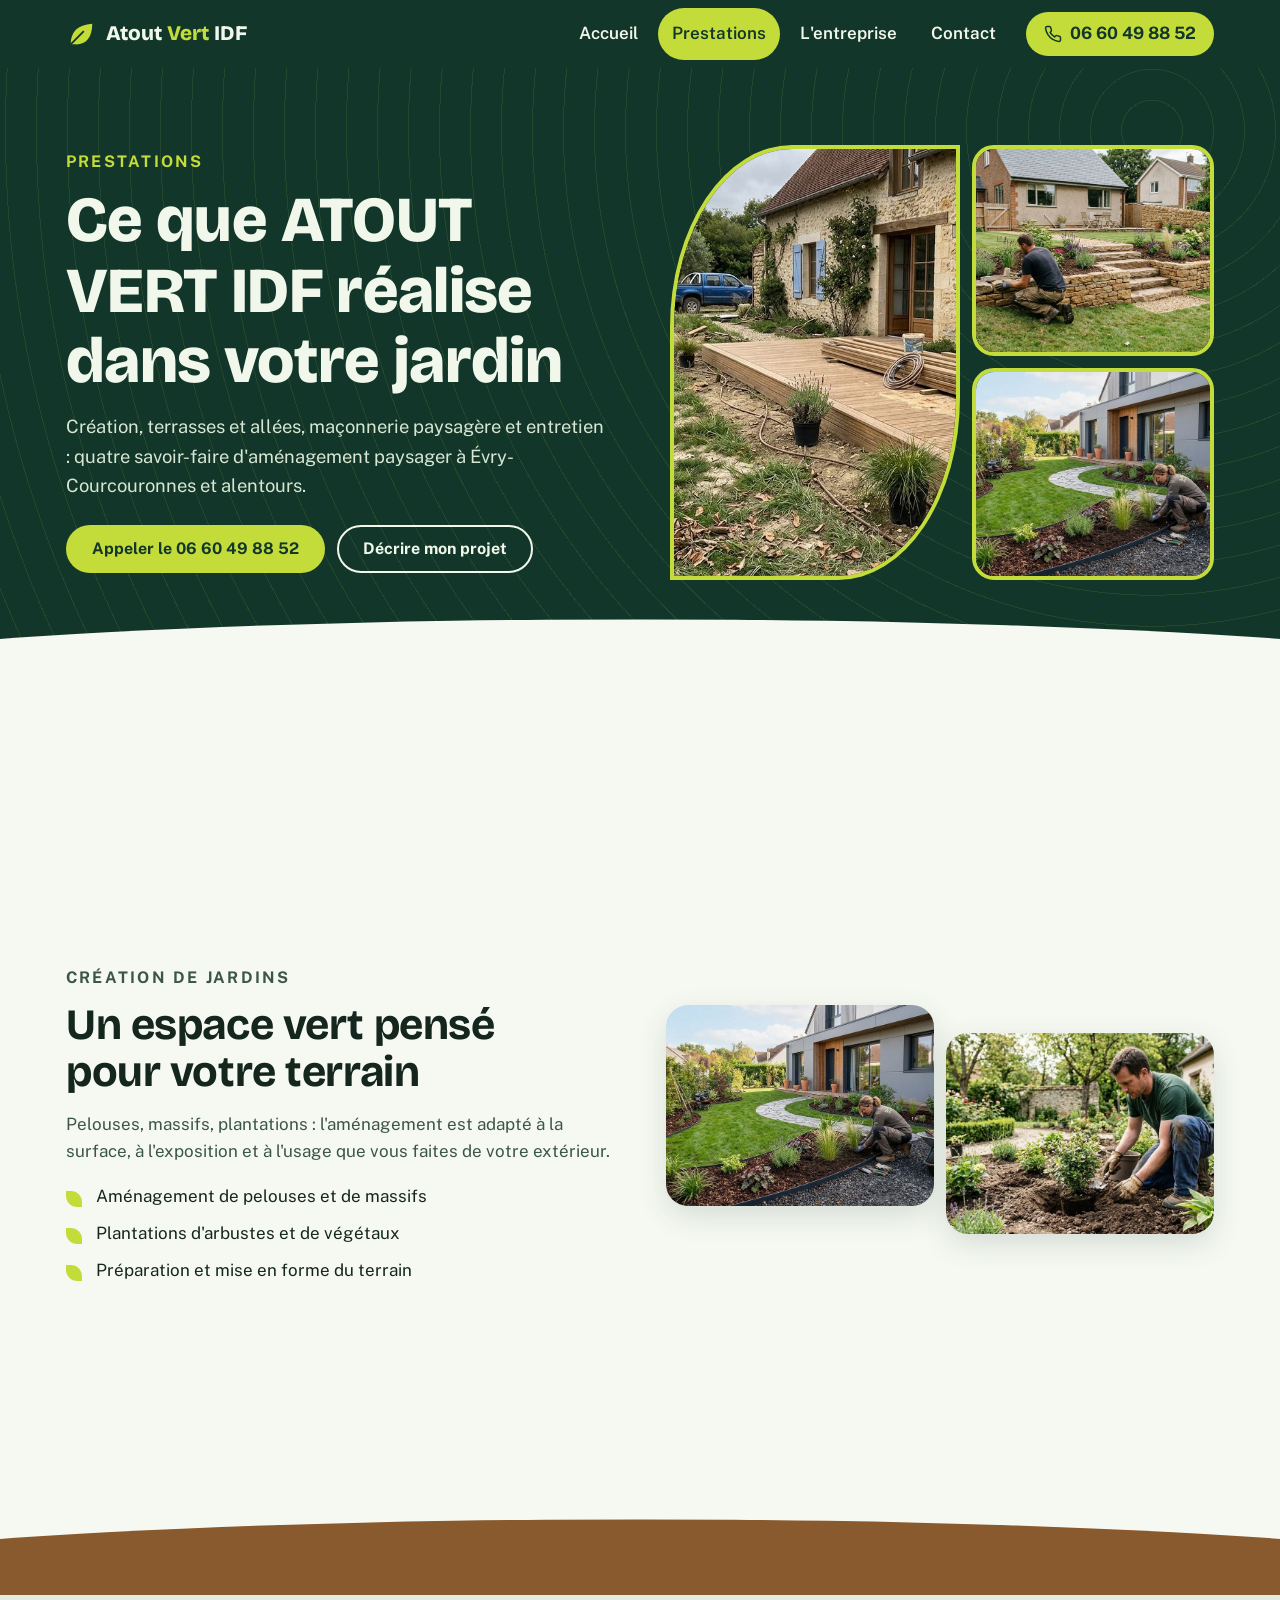
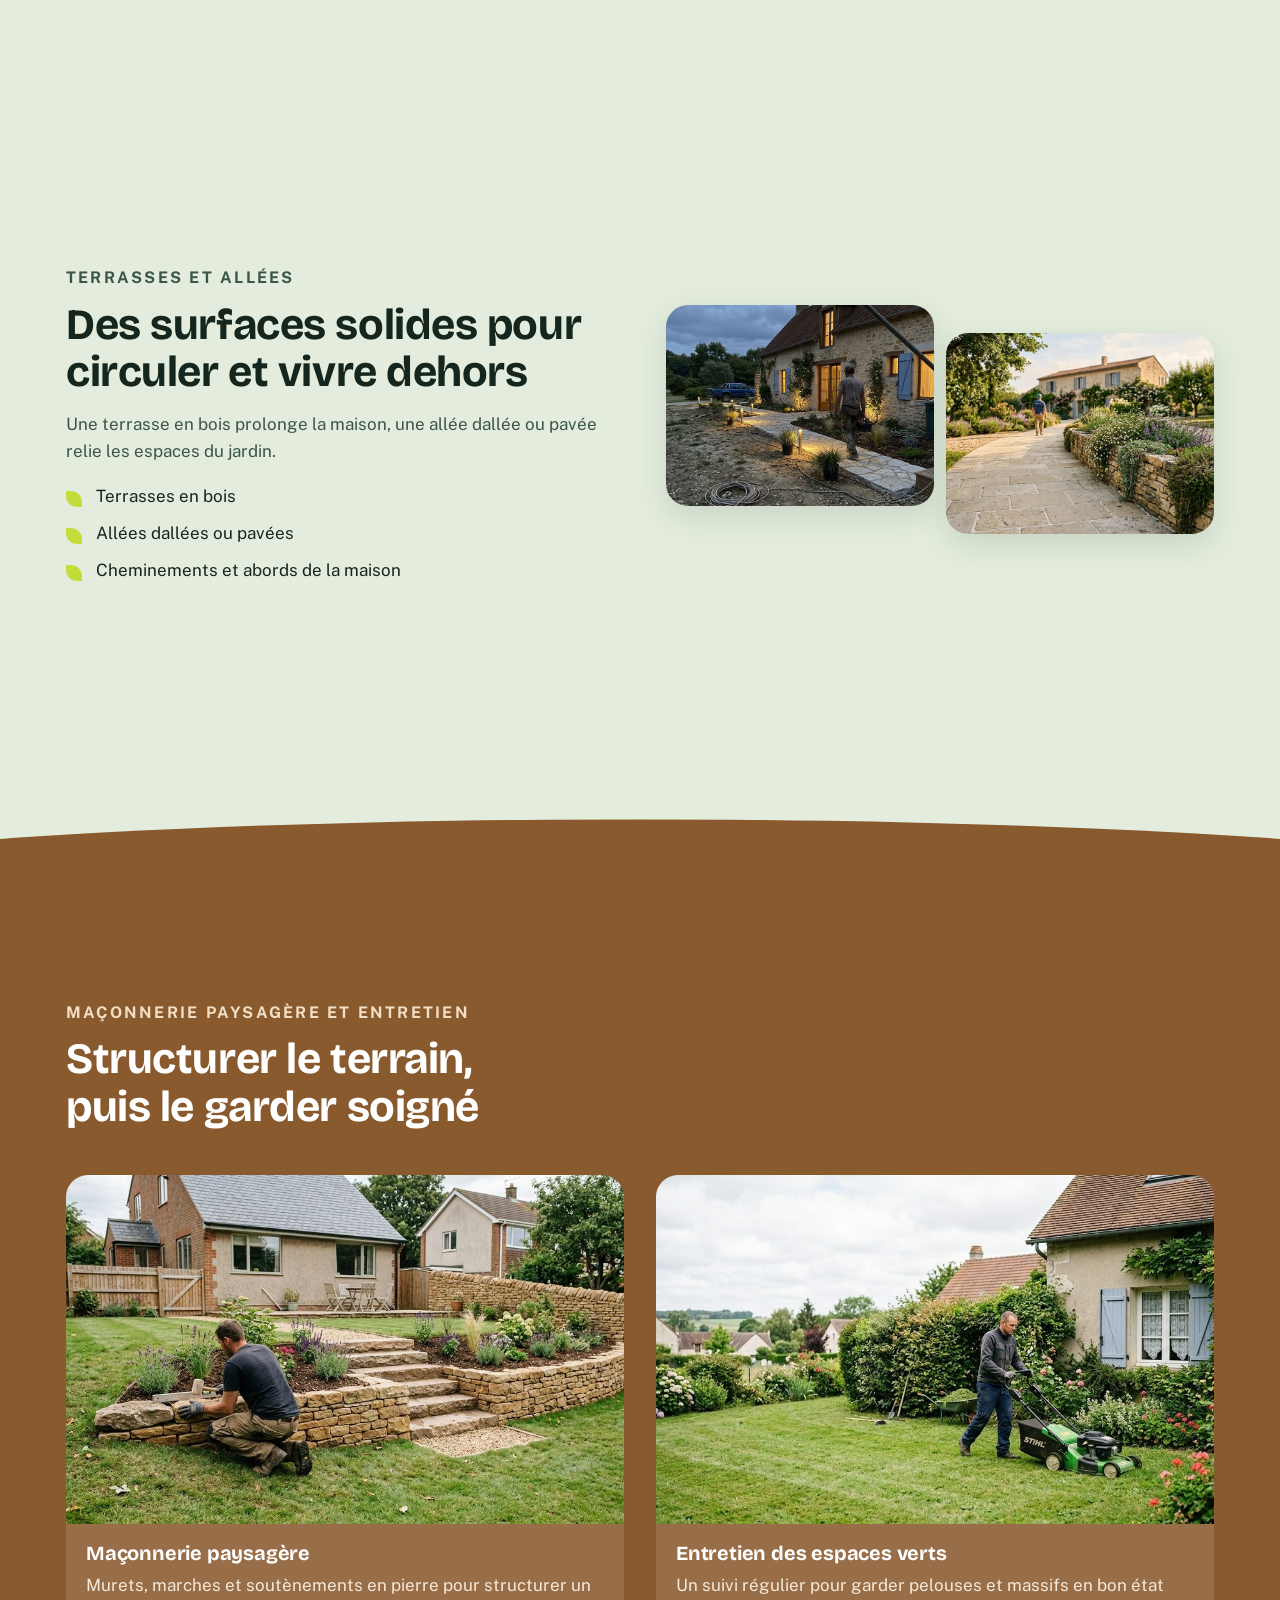
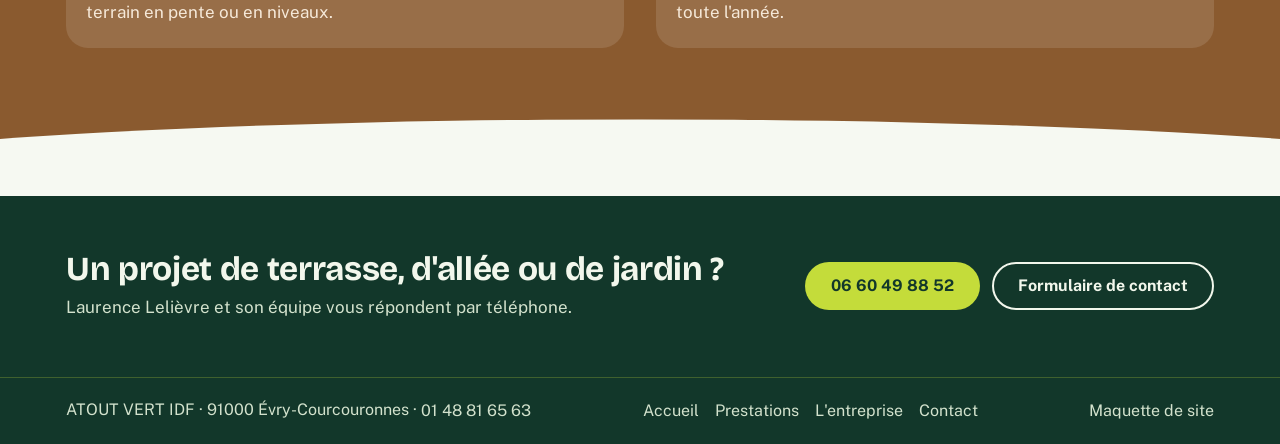
<file: prestations.html>
<!doctype html>
<html lang="fr">
<head>
<meta charset="utf-8">
<meta name="viewport" content="width=device-width,initial-scale=1,viewport-fit=cover">
<meta name="robots" content="noindex, nofollow">
<title>Prestations – Atout Vert IDF</title>
<meta name="description" content="Prestations d'ATOUT VERT IDF à Évry-Courcouronnes : création de jardins, terrasses et allées, maçonnerie paysagère, entretien des espaces verts.">
<link rel="icon" href="data:image/svg+xml,%3Csvg xmlns='http://www.w3.org/2000/svg' viewBox='0 0 32 32'%3E%3Crect width='32' height='32' rx='8' fill='%2312372a'/%3E%3Cpath d='M8 24C8 13 14 8 25 8c0 11-5 17-15 17' fill='%23c4dc3a'/%3E%3Cpath d='M8 24l11-11' stroke='%2312372a' stroke-width='2' fill='none'/%3E%3C/svg%3E">
<link rel="preconnect" href="https://fonts.googleapis.com">
<link rel="preconnect" href="https://fonts.gstatic.com" crossorigin>
<link rel="stylesheet" href="https://fonts.googleapis.com/css2?family=Bricolage+Grotesque:wght@600;700;800&family=Public+Sans:wght@400;600;700&display=swap">
<link rel="stylesheet" href="css/style.css">
</head>
<body>
<a class="skip" href="#contenu">Aller au contenu</a>
<header class="hd">
  <div class="wrap">
    <a class="logo" href="https://webaunet.github.io/atout-vert-idf/" aria-label="Atout Vert IDF, accueil">
      <svg viewBox="0 0 32 32" aria-hidden="true"><path d="M5 27C5 14 12 6 28 5c0 15-7 23-19 22" fill="#c4dc3a"/><path d="M5 27 19 13" stroke="#12372a" stroke-width="2" fill="none"/></svg>
      <span>Atout <b>Vert</b> IDF</span>
    </a>
    <nav class="nav" id="menu" aria-label="Navigation principale">
      <a class="l" href="index.html">Accueil</a>
      <a class="l" href="prestations.html" aria-current="page">Prestations</a>
      <a class="l" href="entreprise.html">L'entreprise</a>
      <a class="l" href="contact.html">Contact</a>
    </nav>
    <a class="call" href="tel:+33660498852"><svg viewBox="0 0 24 24" fill="none" stroke="currentColor" stroke-width="2" stroke-linecap="round" stroke-linejoin="round" aria-hidden="true"><path d="M22 16.9v3a2 2 0 0 1-2.2 2 19.8 19.8 0 0 1-8.6-3.1 19.5 19.5 0 0 1-6-6A19.8 19.8 0 0 1 2.1 4.2 2 2 0 0 1 4.1 2h3a2 2 0 0 1 2 1.7c.1 1 .4 1.9.7 2.8a2 2 0 0 1-.5 2.1L8.1 9.9a16 16 0 0 0 6 6l1.3-1.3a2 2 0 0 1 2.1-.4c.9.3 1.8.6 2.8.7a2 2 0 0 1 1.7 2z"/></svg><span class="t">06 60 49 88 52</span></a>
    <button class="burger" type="button" aria-expanded="false" aria-controls="menu" aria-label="Ouvrir le menu"><span></span></button>
  </div>
</header>

<main id="contenu">
<section class="ph pnext-bg" style="--next:var(--bg)">
  <div class="wrap grid">
    <div>
      <p class="eyebrow">Prestations</p>
      <h1>Ce que ATOUT VERT IDF réalise dans votre jardin</h1>
      <p class="lead">Création, terrasses et allées, maçonnerie paysagère et entretien : quatre savoir-faire d'aménagement paysager à Évry-Courcouronnes et alentours.</p>
      <div class="actions"><a class="btn p" href="tel:+33660498852">Appeler le 06 60 49 88 52</a><a class="btn o" href="contact.html">Décrire mon projet</a></div>
    </div>
    <div class="mos"><img src="images/terrasse-bois.jpg" width="1200" height="655" alt="Terrasse en bois en cours de pose devant une maison en pierre"><img src="images/maconnerie.jpg" width="1000" height="545" alt="Muret en pierre et escalier de jardin"><img src="images/creation.jpg" width="1000" height="545" alt="Jardin aménagé avec pelouse et massifs"></div>
  </div>
</section>

<section class="sec bandA" id="creation">
  <div class="wrap pair">
    <div class="txt">
      <p class="eyebrow">Création de jardins</p>
      <h2>Un espace vert pensé pour votre terrain</h2>
      <p>Pelouses, massifs, plantations : l'aménagement est adapté à la surface, à l'exposition et à l'usage que vous faites de votre extérieur.</p>
      <ul><li>Aménagement de pelouses et de massifs</li><li>Plantations d'arbustes et de végétaux</li><li>Préparation et mise en forme du terrain</li></ul>
    </div>
    <div class="imgs two"><img src="images/creation.jpg" width="1000" height="545" loading="lazy" alt="Jardin fraîchement aménagé"><img src="images/plantation.jpg" width="1000" height="546" loading="lazy" alt="Plantation dans un massif de jardin"></div>
  </div>
</section>

<section class="sec svc" id="terrasses" style="--next:var(--s3)">
  <div class="wrap pair rev">
    <div class="txt">
      <p class="eyebrow">Terrasses et allées</p>
      <h2>Des surfaces solides pour circuler et vivre dehors</h2>
      <p>Une terrasse en bois prolonge la maison, une allée dallée ou pavée relie les espaces du jardin.</p>
      <ul><li>Terrasses en bois</li><li>Allées dallées ou pavées</li><li>Cheminements et abords de la maison</li></ul>
    </div>
    <div class="imgs two"><img src="images/allee-dallee.jpg" width="1000" height="545" loading="lazy" alt="Allée dallée en pierre devant une maison, éclairée en soirée"><img src="images/allee-paves.jpg" width="1000" height="545" loading="lazy" alt="Allée pavée et jardin devant une maison"></div>
  </div>
</section>

<section class="sec bandB" id="maconnerie">
  <div class="wrap">
    <div class="head"><p class="eyebrow">Maçonnerie paysagère et entretien</p><h2>Structurer le terrain, puis le garder soigné</h2></div>
    <div class="duo">
      <article><img src="images/maconnerie.jpg" width="1000" height="545" loading="lazy" alt="Pose de pierres pour un muret et un escalier de jardin"><div class="txt"><h3>Maçonnerie paysagère</h3><p>Murets, marches et soutènements en pierre pour structurer un terrain en pente ou en niveaux.</p></div></article>
      <article><img src="images/tonte.jpg" width="1000" height="558" loading="lazy" alt="Pelouse tondue"><div class="txt"><h3>Entretien des espaces verts</h3><p>Un suivi régulier pour garder pelouses et massifs en bon état toute l'année.</p></div></article>
    </div>
  </div>
</section>

<section class="strip">
  <div class="wrap">
    <div><h2>Un projet de terrasse, d'allée ou de jardin ?</h2><p>Laurence Lelièvre et son équipe vous répondent par téléphone.</p></div>
    <div class="actions"><a class="btn p" href="tel:+33660498852">06 60 49 88 52</a><a class="btn o" href="contact.html">Formulaire de contact</a></div>
  </div>
</section>
</main>

<footer class="ft">
  <div class="wrap">
    <span>ATOUT VERT IDF · 91000 Évry-Courcouronnes · <a href="tel:+33148816563">01 48 81 65 63</a></span>
    <nav aria-label="Pied de page"><a href="index.html">Accueil</a><a href="prestations.html">Prestations</a><a href="entreprise.html">L'entreprise</a><a href="contact.html">Contact</a></nav>
    <span>Maquette de site</span>
  </div>
</footer>
<script src="js/main.js"></script>
</body>
</html>
</file>
<file: css/style.css>
/* Concept : plan de jardin. Courbes de niveau en filigrane, feuille comme forme d'image, sections aux bords courbes. */
:root{
  --forest:#12372a; --forest-ink:#f2f7ec; --lime:#c4dc3a; --on-lime:#12372a;
  --bg:#f6f9f2; --bg2:#e4eddd; --ink:#14261d; --muted:#3b5547; --card:#ffffff; --line:#c9d8c0;
  --s1:#2f6b3f; --s2:#2b5f73; --s3:#8a5a2f; --s4:#5a4a8a; --on-s:#ffffff;
  --r:22px; --shadow:0 10px 30px rgba(18,55,42,.14);
  --f-display:"Bricolage Grotesque","Trebuchet MS",sans-serif; --f-body:"Public Sans","Segoe UI",Arial,sans-serif;
  --gut:max(16px,env(safe-area-inset-left,0px)); --gutr:max(16px,env(safe-area-inset-right,0px));
}
@media (prefers-color-scheme:dark){:root:not([data-theme="light"]){
  --bg:#0f1d17; --bg2:#15281f; --ink:#e9f2e3; --muted:#b5c9bb; --card:#1b3226; --line:#2c4a3a;
  --forest:#0b251c; --s1:#2f6b3f; --s2:#2b6a82; --s3:#9a6633; --s4:#6a58a0; --shadow:0 10px 30px rgba(0,0,0,.4); color-scheme:dark}}
:root[data-theme="dark"]{
  --bg:#0f1d17; --bg2:#15281f; --ink:#e9f2e3; --muted:#b5c9bb; --card:#1b3226; --line:#2c4a3a;
  --forest:#0b251c; --s1:#2f6b3f; --s2:#2b6a82; --s3:#9a6633; --s4:#6a58a0; --shadow:0 10px 30px rgba(0,0,0,.4); color-scheme:dark}

*{box-sizing:border-box}
html{scroll-behavior:smooth}
body{margin:0;background:var(--bg);color:var(--ink);font:400 1.0625rem/1.6 var(--f-body);padding-left:0;padding-right:0}
body::before{content:"";position:fixed;inset:0 0 auto;height:env(safe-area-inset-top,0px);background:var(--forest);z-index:60}
img{display:block;max-width:100%;height:auto}
h1,h2,h3{font-family:var(--f-display);line-height:1.1;margin:0;text-wrap:balance;letter-spacing:-.01em}
h1{font-size:clamp(2.2rem,5.4vw,4rem);font-weight:800}
h2{font-size:clamp(1.8rem,3.6vw,2.7rem);font-weight:700}
h3{font-size:1.25rem;font-weight:700}
p{margin:0}
a{color:inherit}
:focus-visible{outline:3px solid var(--lime);outline-offset:3px;border-radius:6px}
.wrap{width:100%;max-width:1180px;margin-inline:auto;padding-left:var(--gut);padding-right:var(--gutr)}
.eyebrow{font:700 1rem/1.2 var(--f-body);text-transform:uppercase;letter-spacing:.14em;color:var(--muted);margin-bottom:14px}
.skip{position:absolute;left:-999px}.skip:focus{left:16px;top:70px;background:var(--lime);color:var(--on-lime);padding:10px 14px;z-index:99;border-radius:8px}

/* Header */
.hd{position:sticky;top:env(safe-area-inset-top,0px);z-index:50;background:var(--forest);color:var(--forest-ink)}
.hd .wrap{display:flex;align-items:center;gap:16px;min-height:68px}
.logo{display:flex;align-items:center;gap:10px;min-height:44px;text-decoration:none;font:800 1.3rem/1 var(--f-display);white-space:nowrap}
.logo svg{width:30px;height:30px;flex:none}
.logo b{color:var(--lime);font-weight:800}
.nav{margin-left:auto;display:flex;align-items:center;gap:6px}
.nav a.l{text-decoration:none;padding:12px 14px;border-radius:999px;font-weight:600;min-height:44px;display:inline-flex;align-items:center}
.nav a.l:hover{background:rgba(255,255,255,.12)}
.nav a.l[aria-current="page"]{background:var(--lime);color:var(--on-lime)}
.call{display:inline-flex;align-items:center;gap:8px;min-height:44px;padding:0 18px;border-radius:999px;background:var(--lime);color:var(--on-lime);font-weight:700;text-decoration:none;white-space:nowrap}
.call:hover{filter:brightness(1.07)}
.call svg{width:18px;height:18px}
.burger{display:none;margin-left:auto;width:44px;height:44px;border:0;border-radius:12px;background:rgba(255,255,255,.12);color:inherit;cursor:pointer;padding:0}
.burger span,.burger span::before,.burger span::after{display:block;width:22px;height:2px;background:currentColor;margin:auto;position:relative;transition:.2s}
.burger span::before,.burger span::after{content:"";position:absolute;left:0}
.burger span::before{top:-7px}.burger span::after{top:7px}
.burger[aria-expanded="true"] span{background:transparent}
.burger[aria-expanded="true"] span::before{top:0;transform:rotate(45deg)}
.burger[aria-expanded="true"] span::after{top:0;transform:rotate(-45deg)}
@media (max-width:980px){
  .burger{display:block}
  .hd .call{margin-left:auto}.burger{margin-left:0}
  .nav{position:absolute;left:0;right:0;top:100%;background:var(--forest);flex-direction:column;align-items:stretch;padding:8px var(--gutr) 18px var(--gut);margin:0;display:none;border-top:1px solid rgba(255,255,255,.14)}
  .nav.open{display:flex}
  .nav a.l{padding:14px 12px;border-radius:12px}
}
@media (max-width:420px){.logo{font-size:1.1rem}.logo svg{width:26px;height:26px}.call{padding:0 12px}.call .t{display:none}.call{width:44px;justify-content:center;padding:0}}

/* Sections */
.sec{position:relative;display:flex;align-items:center;min-height:100svh;padding-block:clamp(28px,6vw,96px) clamp(64px,10vw,140px)}
.sec>.wrap{position:relative;z-index:1}
.sec::after{content:"";position:absolute;left:0;right:0;bottom:-1px;height:clamp(36px,6vw,80px);background:var(--next);clip-path:ellipse(75% 100% at 50% 100%)}
.hero{--next:var(--bg2);background:var(--forest);color:var(--forest-ink);
  background-image:repeating-radial-gradient(circle at 88% 18%,transparent 0 30px,rgba(196,220,58,.10) 30px 31px),repeating-radial-gradient(circle at 6% 92%,transparent 0 26px,rgba(196,220,58,.07) 26px 27px)}
.hero .grid{display:grid;grid-template-columns:1.05fr .95fr;gap:clamp(24px,5vw,64px);align-items:center}
.hero p.lead{font-size:1.2rem;margin:20px 0 28px;max-width:34em;color:#d8e6d3}
.hero .eyebrow{color:var(--lime)}
.actions{display:flex;flex-wrap:wrap;gap:12px}
.btn{display:inline-flex;align-items:center;justify-content:center;gap:8px;min-height:48px;padding:0 24px;border-radius:999px;font-weight:700;text-decoration:none;border:2px solid transparent;font-size:1rem;cursor:pointer;font-family:inherit}
.btn.p{background:var(--lime);color:var(--on-lime)}.btn.p:hover{filter:brightness(1.07)}
.btn.o{border-color:currentColor;color:inherit;background:transparent}.btn.o:hover{background:rgba(255,255,255,.12)}
.facts{display:flex;flex-wrap:wrap;gap:10px;margin-top:30px;padding:0;list-style:none}
.facts li{padding:8px 14px;border:1px solid rgba(196,220,58,.5);border-radius:999px;font-size:1rem;font-weight:600}
.leaf{border-radius:42% 0 42% 0;overflow:hidden;box-shadow:0 20px 50px rgba(0,0,0,.35);aspect-ratio:5/4;border:6px solid var(--lime)}
.leaf img{width:100%;height:100%;object-fit:cover;object-position:38% 50%}
@media (max-width:820px){.hero .grid{grid-template-columns:1fr}.leaf{order:-1;aspect-ratio:16/9;max-height:26svh;width:100%}.hero p.lead{margin:14px 0 20px}.facts{margin-top:20px}}

.svc{--next:var(--bg);background:var(--bg2)}
.head{max-width:40em;margin-bottom:clamp(24px,4vw,44px)}
.head p{color:var(--muted);margin-top:12px}
.cards{display:grid;grid-template-columns:repeat(4,1fr);gap:clamp(12px,2vw,22px)}
.card{background:var(--card);border-radius:var(--r);overflow:hidden;box-shadow:var(--shadow);display:flex;flex-direction:column;min-width:0}
.card img{width:100%;aspect-ratio:4/3;object-fit:cover}
.card div{padding:16px 18px 20px}
.card h3{margin-bottom:8px}.card p{color:var(--muted);font-size:1rem;line-height:1.5}
@media (max-width:760px){.cards{grid-template-columns:repeat(2,1fr)}}
@media (max-width:520px){.card img{aspect-ratio:3/2}.card div{padding:12px 12px 14px}.card h3{font-size:1.05rem}.card p{font-size:1rem}}

.about{--next:var(--s1);background:var(--bg)}
.about .grid{display:grid;grid-template-columns:1fr 1fr;gap:0;align-items:center}
.about .pic{border-radius:var(--r) 0 0 var(--r);overflow:hidden;aspect-ratio:4/4.2;box-shadow:var(--shadow)}
.about .pic img{width:100%;height:100%;object-fit:cover;object-position:60% 50%}
.about .box{background:var(--card);border-radius:0 var(--r) var(--r) 0;padding:clamp(24px,4vw,48px);box-shadow:var(--shadow);border-left:6px solid var(--lime)}
.about .box p{color:var(--muted);margin-top:14px}
.about dl{display:grid;grid-template-columns:auto 1fr;gap:8px 18px;margin:22px 0 0}
.about dt{font-weight:700}.about dd{margin:0;color:var(--muted)}
@media (max-width:820px){.about .grid{grid-template-columns:1fr}.about .pic{border-radius:var(--r) var(--r) 0 0;aspect-ratio:16/9}.about .box{border-radius:0 0 var(--r) var(--r);border-left:0;border-top:6px solid var(--lime)}}

.steps{--next:var(--forest);background:var(--s1);color:var(--on-s);background-image:repeating-radial-gradient(circle at 92% 8%,transparent 0 30px,rgba(255,255,255,.07) 30px 31px)}
.steps .eyebrow{color:#dcefd2}.steps .head p{color:#e4f0de}
.st{display:grid;grid-template-columns:repeat(4,1fr);gap:clamp(12px,2vw,20px);list-style:none;padding:0;margin:0;counter-reset:n}
.st li{border-radius:var(--r);padding:22px 20px 24px;color:var(--on-s);box-shadow:0 10px 24px rgba(0,0,0,.22);min-width:0}
.st li:nth-child(1){background:#1f4f2c}.st li:nth-child(2){background:var(--s2)}.st li:nth-child(3){background:var(--s3)}.st li:nth-child(4){background:var(--s4)}
.st svg{width:44px;height:44px;margin-bottom:14px;stroke:#fff;fill:none;stroke-width:1.8;stroke-linecap:round;stroke-linejoin:round}
.st h3{margin-bottom:8px}.st p{font-size:1rem;line-height:1.5}
.st .n{font:800 1rem var(--f-display);letter-spacing:.1em;opacity:.85;display:block;margin-bottom:10px}
@media (max-width:760px){.st{grid-template-columns:repeat(2,1fr)}}
@media (max-width:520px){.st li{padding:16px 14px}.st svg{width:34px;height:34px;margin-bottom:8px}}

.cta{--next:var(--forest);background:var(--forest);color:var(--forest-ink);min-height:70svh;
  background-image:repeating-radial-gradient(circle at 12% 30%,transparent 0 30px,rgba(196,220,58,.09) 30px 31px)}
.cta::after{display:none}
.cta{padding-block:clamp(56px,8vw,96px)}
.cta .box{max-width:46em}
.cta p.lead{margin:16px 0 26px;color:#d8e6d3;font-size:1.15rem}
.tels a{display:inline-flex;align-items:center;min-height:44px;padding-right:6px}
.tels{display:flex;flex-wrap:wrap;gap:14px 30px;margin:0 0 26px;font:700 1.35rem/1.3 var(--f-display)}
.tels small{display:block;font:600 1rem var(--f-body);color:var(--lime);text-transform:uppercase;letter-spacing:.1em}

/* Footer */
.ft{background:var(--forest);color:#d3e2cd;border-top:1px solid rgba(196,220,58,.25);padding-block:10px 12px}
.ft .wrap{display:flex;flex-wrap:wrap;gap:0 28px;align-items:center;justify-content:space-between;font-size:1rem}
.ft nav{display:flex;flex-wrap:wrap;gap:4px 16px}
.ft a{text-decoration:none;display:inline-flex;align-items:center;min-height:44px}.ft a:hover{color:var(--lime)}
@media (prefers-reduced-motion:reduce){*{transition:none!important;scroll-behavior:auto!important}}

/* Pages intérieures */
.ph{position:relative;background:var(--forest);color:var(--forest-ink);padding-block:clamp(36px,6vw,80px) clamp(64px,9vw,120px);background-image:repeating-radial-gradient(circle at 90% 10%,transparent 0 30px,rgba(196,220,58,.10) 30px 31px)}
.ph::after{content:"";position:absolute;left:0;right:0;bottom:-1px;height:clamp(36px,6vw,80px);background:var(--next);clip-path:ellipse(75% 100% at 50% 100%)}
.ph .grid{display:grid;grid-template-columns:1fr 1fr;gap:clamp(24px,5vw,60px);align-items:center}
.ph .eyebrow{color:var(--lime)}.ph p.lead{margin:16px 0 24px;color:#d8e6d3;font-size:1.15rem;max-width:34em}
.mos{display:grid;grid-template-columns:1.2fr 1fr;grid-template-rows:1fr 1fr;gap:12px;aspect-ratio:4/3.2}
.mos img{width:100%;height:100%;object-fit:cover;border-radius:var(--r);border:4px solid var(--lime)}
.mos img:first-child{grid-row:1/3;border-radius:42% 0 42% 0}
.fan{display:flex;justify-content:center}
@media (max-width:820px){.ph .grid{grid-template-columns:1fr}.mos{aspect-ratio:16/9;max-height:30svh}}
.pnext-bg{--next:var(--bg)}
.pair{display:grid;grid-template-columns:1fr 1fr;gap:clamp(20px,4vw,56px);align-items:center}
.pair.rev .imgs{order:2}
.imgs{display:grid;gap:12px}.imgs.two{grid-template-columns:1fr 1fr}
.imgs img{width:100%;aspect-ratio:4/3;object-fit:cover;border-radius:var(--r);box-shadow:var(--shadow)}
.imgs.two img:nth-child(2){margin-top:28px}
.txt p{color:var(--muted);margin-top:14px;max-width:34em}
.txt ul{margin:18px 0 0;padding:0;list-style:none;display:grid;gap:10px}
.txt li{padding-left:30px;position:relative}
.txt li::before{content:"";position:absolute;left:0;top:.45em;width:16px;height:16px;background:var(--lime);border-radius:0 70% 0 70%}
@media (max-width:820px){.pair{grid-template-columns:1fr}.pair.rev .imgs{order:0}}
.bandA{--next:var(--s3);background:var(--bg)}
.bandB{--next:var(--bg);background:var(--s3);color:#fff}
.bandB .eyebrow{color:#f3dfc6}.bandB .txt p{color:#f6e9d9}
.duo{display:grid;grid-template-columns:1fr 1fr;gap:clamp(14px,3vw,32px)}
.duo article{background:rgba(255,255,255,.12);border-radius:var(--r);overflow:hidden;min-width:0}
.duo img{width:100%;aspect-ratio:16/10;object-fit:cover}
.duo div{padding:18px 20px 22px}.duo p{margin-top:8px;color:#fbefe0}
@media (max-width:620px){.duo{grid-template-columns:1fr 1fr;gap:10px}.duo div{padding:12px 12px 16px}.duo article:first-child{}}
.strip{background:var(--forest);color:var(--forest-ink);padding-block:clamp(36px,5vw,56px)}
.strip .wrap{display:flex;flex-wrap:wrap;gap:20px 36px;align-items:center;justify-content:space-between}
.strip h2{font-size:clamp(1.5rem,3vw,2.1rem)}
.strip p{color:#d3e2cd;margin-top:6px}
.kp{display:grid;grid-template-columns:repeat(4,1fr);gap:clamp(12px,2vw,20px);list-style:none;margin:0;padding:0}
.kp li{background:var(--card);border-radius:var(--r);padding:22px 20px;box-shadow:var(--shadow);border-top:6px solid var(--lime);min-width:0}
.kp b{display:block;font:800 clamp(1.5rem,2.6vw,2rem)/1.1 var(--f-display);margin-bottom:8px}
.kp span{color:var(--muted);font-size:1rem}
@media (max-width:820px){.kp{grid-template-columns:repeat(2,1fr)}}
.panel{background:var(--forest);color:var(--forest-ink);border-radius:var(--r);padding:clamp(24px,4vw,44px);box-shadow:var(--shadow)}
.panel p{color:#d8e6d3;margin-top:12px}
.zone{--next:var(--forest);background:var(--bg2)}

/* Contact */
.ct{display:grid;grid-template-columns:1.25fr .75fr;gap:clamp(20px,4vw,48px);align-items:start}
@media (max-width:900px){.ct{grid-template-columns:1fr}}
.form{background:var(--card);border-radius:var(--r);padding:clamp(20px,4vw,40px);box-shadow:var(--shadow)}
.fld{margin-bottom:18px}
.fld label{display:block;font-weight:700;margin-bottom:6px}
.fld .opt{font-weight:400;color:var(--muted)}
.fld input,.fld select,.fld textarea{width:100%;min-height:48px;padding:12px 14px;font:inherit;font-size:1rem;color:var(--ink);background:var(--bg);border:2px solid var(--line);border-radius:14px}
.fld textarea{min-height:120px;resize:vertical}
.fld input:focus,.fld select:focus,.fld textarea:focus{outline:3px solid var(--lime);outline-offset:1px;border-color:var(--forest)}
.fld[data-bad] input,.fld[data-bad] select{border-color:#c0392b}
.err{color:#b3261e;font-weight:600;margin-top:6px;min-height:0}
:root[data-theme="dark"] .err{color:#ff9d93}
@media (prefers-color-scheme:dark){:root:not([data-theme="light"]) .err{color:#ff9d93}}
.form .btn{width:100%}
@media (min-width:640px){.form .btn{width:auto}}
.recap{background:var(--card);border-radius:var(--r);padding:clamp(20px,4vw,36px);box-shadow:var(--shadow);border-left:6px solid var(--lime)}
.recap pre{white-space:pre-wrap;word-break:break-word;font:inherit;background:var(--bg2);border-radius:14px;padding:16px;margin:14px 0 18px;color:var(--ink)}
.recap .actions .btn{flex:1 1 150px}
.recap .btn.o{color:var(--ink);border-color:var(--forest)}
.recap .btn.o:hover{background:var(--bg2)}
.coord .tels{margin-bottom:0}
.ok{font-weight:700;color:var(--s1);margin:0 0 4px}
:root[data-theme="dark"] .ok{color:var(--lime)}
@media (prefers-color-scheme:dark){:root:not([data-theme="light"]) .ok{color:var(--lime)}}

/* Contact (refonte) */
.cform .ct{grid-template-columns:.8fr 1.2fr;align-items:start}
.cform .side{position:sticky;top:96px}
@media (max-width:900px){.cform .ct{grid-template-columns:1fr}.cform .side{position:static}}
.form{position:relative;border-top:6px solid var(--lime);overflow:hidden}
.form::after{content:"";position:absolute;right:-40px;top:-40px;width:140px;height:140px;border-radius:0 70% 0 70%;background:var(--bg2);opacity:.8;z-index:0}
.form>*{position:relative;z-index:1}
.row{display:grid;grid-template-columns:1fr 1fr;gap:0 18px}
@media (max-width:640px){.row{grid-template-columns:1fr}}
.fld input::placeholder,.fld textarea::placeholder{color:#6d8277;opacity:1}
@media (prefers-color-scheme:dark){:root:not([data-theme="light"]) .fld input::placeholder,:root:not([data-theme="light"]) .fld textarea::placeholder{color:#8fa89b}}
:root[data-theme="dark"] .fld input::placeholder,:root[data-theme="dark"] .fld textarea::placeholder{color:#8fa89b}
.fld select{appearance:none;background-image:url("data:image/svg+xml,%3Csvg xmlns='http://www.w3.org/2000/svg' viewBox='0 0 12 8'%3E%3Cpath d='M1 1l5 5 5-5' fill='none' stroke='%232f6b3f' stroke-width='2' stroke-linecap='round'/%3E%3C/svg%3E");background-repeat:no-repeat;background-position:right 16px center;background-size:14px;padding-right:44px}
.fld input:hover,.fld select:hover,.fld textarea:hover{border-color:var(--s1)}
.tiles{display:grid;grid-template-columns:repeat(3,1fr);gap:clamp(12px,2vw,22px);list-style:none;margin:0;padding:0}
.tiles li{background:var(--card);border-radius:var(--r);padding:26px 24px;box-shadow:var(--shadow);display:flex;flex-direction:column;gap:4px;min-width:0;border-bottom:6px solid var(--lime)}
.tiles svg{width:38px;height:38px;stroke:var(--s1);fill:none;stroke-width:1.8;stroke-linecap:round;stroke-linejoin:round;margin-bottom:10px}
:root[data-theme="dark"] .tiles svg{stroke:var(--lime)}
@media (prefers-color-scheme:dark){:root:not([data-theme="light"]) .tiles svg{stroke:var(--lime)}}
.tiles small{font:700 1rem var(--f-body);text-transform:uppercase;letter-spacing:.1em;color:var(--muted)}
.tiles a,.tiles .v{font:800 1.45rem/1.25 var(--f-display);text-decoration:none;display:inline-flex;align-items:center;min-height:44px}
.tiles a:hover{color:var(--s1);text-decoration:underline}
@media (max-width:820px){.tiles{grid-template-columns:1fr}.tiles li{padding:18px 20px}}
.recap{margin-top:20px}
@media (max-width:640px){.cform .side ul{display:none}.cform .sec,.cform{padding-block-start:28px}.fld{margin-bottom:12px}.form{padding:18px 16px}.fld input,.fld select{min-height:48px}.fld textarea{min-height:88px}}

/* Contact : carte unique */
.cform{padding-block:clamp(28px,4vw,56px) clamp(64px,9vw,110px)}
.cardx{display:grid;grid-template-columns:.8fr 1.2fr;border-radius:var(--r);overflow:hidden;box-shadow:var(--shadow);background:var(--card);width:100%}
.aside{background:var(--forest);color:var(--forest-ink);padding:clamp(22px,3vw,36px);display:flex;flex-direction:column;gap:12px;background-image:repeating-radial-gradient(circle at 100% 0,transparent 0 28px,rgba(196,220,58,.10) 28px 29px)}
.aside .eyebrow{color:var(--lime);margin:0}
.aside h2{font-size:1.7rem}
.aimg{border-radius:42% 0 42% 0;overflow:hidden;border:4px solid var(--lime);aspect-ratio:16/8;margin-bottom:6px}
.aimg img{width:100%;height:100%;object-fit:cover}
.aintro{color:#d3e2cd}
.lines{list-style:none;margin:6px 0 0;padding:0;display:grid;gap:8px}
.lines li{display:flex;gap:14px;align-items:center}
.lines svg{width:34px;height:34px;flex:none;stroke:var(--lime);fill:none;stroke-width:1.8;stroke-linecap:round;stroke-linejoin:round}
.lines small{display:block;font:700 1rem var(--f-body);text-transform:uppercase;letter-spacing:.1em;color:var(--lime)}
.lines a,.lines span{font:800 1.3rem/1.2 var(--f-display);text-decoration:none;display:inline-flex;align-items:center;min-height:44px}
.lines a:hover{text-decoration:underline}
.cardx .main{padding:clamp(22px,3.5vw,44px);min-width:0;display:flex;flex-direction:column;justify-content:center}
.cardx .form{box-shadow:none;border-radius:0;border-top:0;padding:0;overflow:visible;background:transparent}
.cardx .form::after{display:none}
.cardx .form h2,.cardx .recap h2{font-size:1.5rem;margin-bottom:16px}
.cardx .fld{margin-bottom:14px}
.cardx .fld textarea{min-height:92px}
.cardx .recap{box-shadow:none;border-left:0;padding:0;margin:0;background:transparent}
.cardx .recap .ok{font:700 1rem var(--f-body);text-transform:uppercase;letter-spacing:.1em}
.cardx .recap pre{margin:0 0 16px}
#copied{margin-top:10px;font-weight:600;min-height:1.6em}
.lnk{background:none;border:0;color:var(--ink);text-decoration:underline;font:600 1rem var(--f-body);cursor:pointer;min-height:44px;padding:0 4px}
@media (max-width:900px){.cardx{grid-template-columns:1fr}.aside{padding:20px}.aimg,.aintro{display:none}.aside h2{font-size:1.4rem}.lines{grid-template-columns:1fr 1fr;gap:6px 14px}.lines .loc{display:none}.lines a{font-size:1.15rem}.lines svg{width:28px;height:28px}}
@media (max-width:520px){.lines{grid-template-columns:1fr}.lines li:nth-child(2){display:none}.cardx .main{padding:18px 16px}.cardx .form h2{margin-bottom:10px}.cardx .fld{margin-bottom:8px}.cardx .fld textarea{min-height:64px}}
@media (max-width:520px){.aside{display:none}.cform{padding-block:20px 56px}.cardx .main{padding:16px 16px 18px}}
</file>
